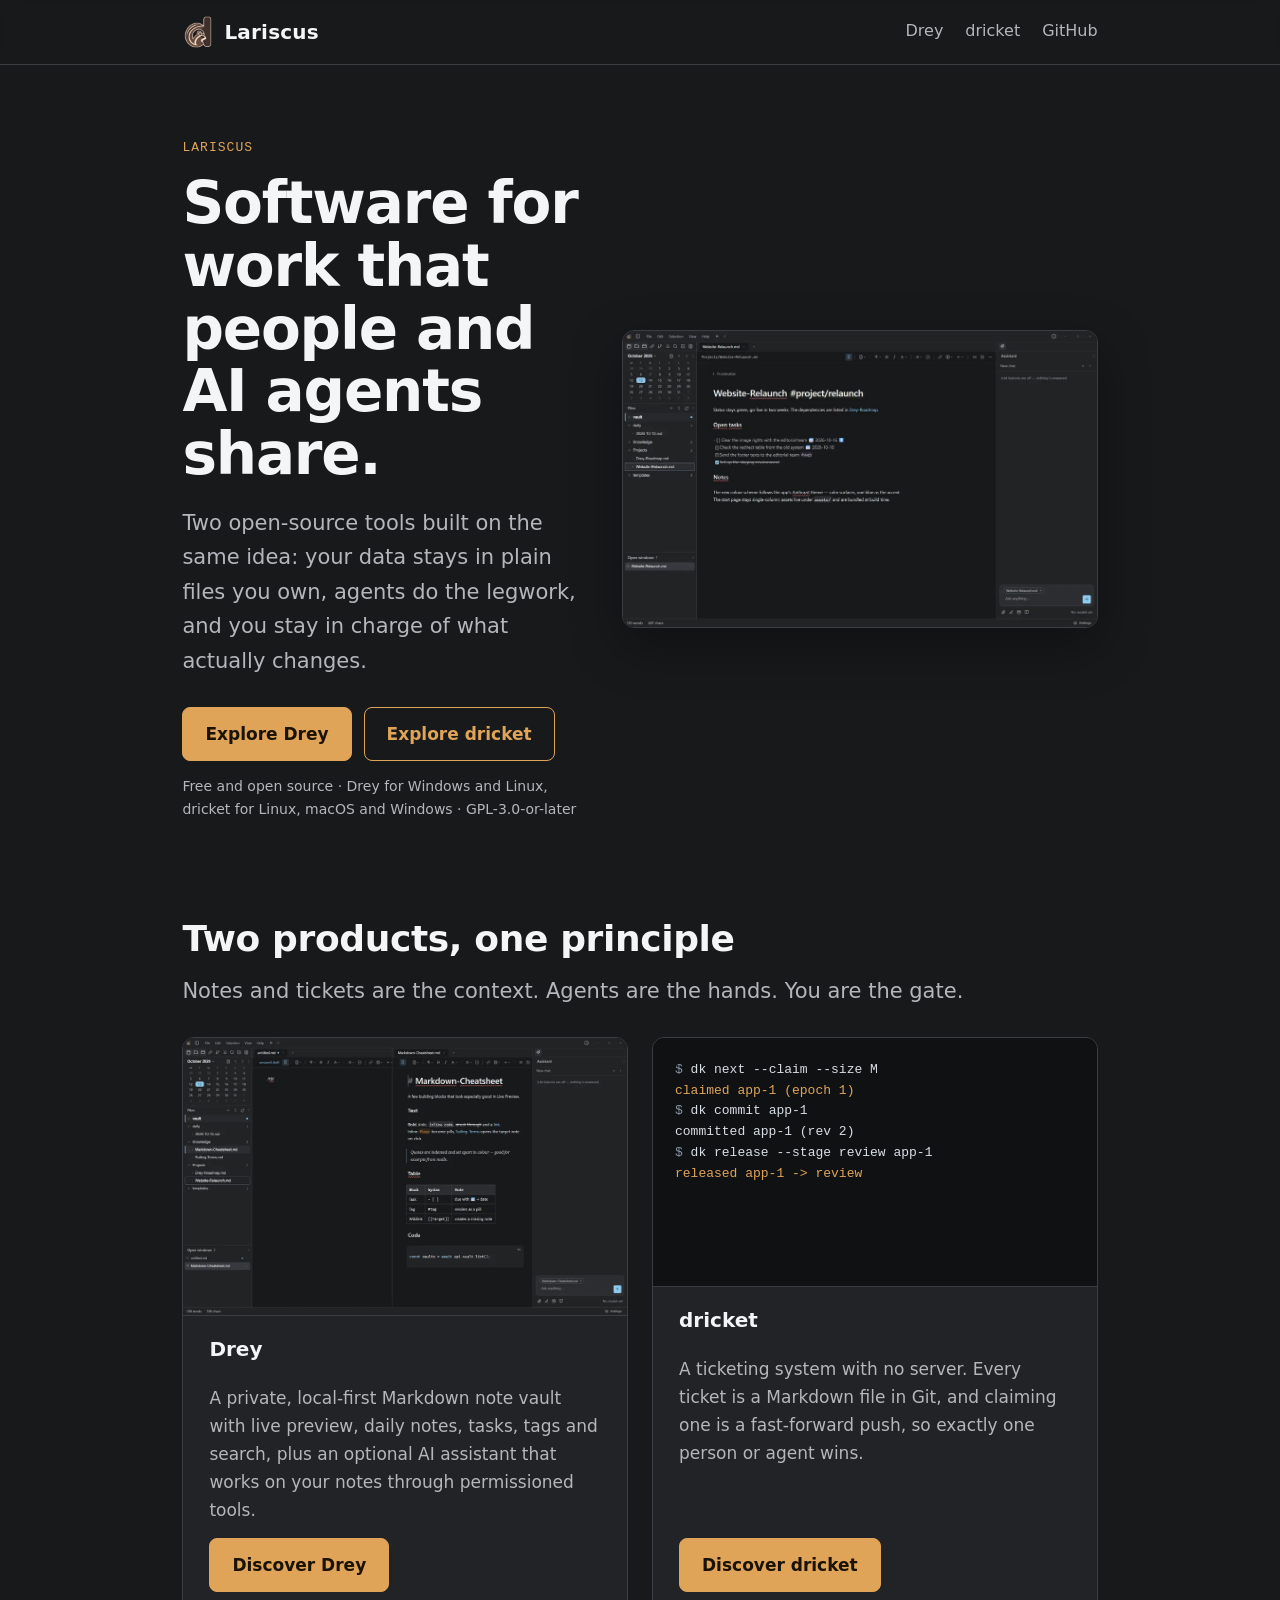
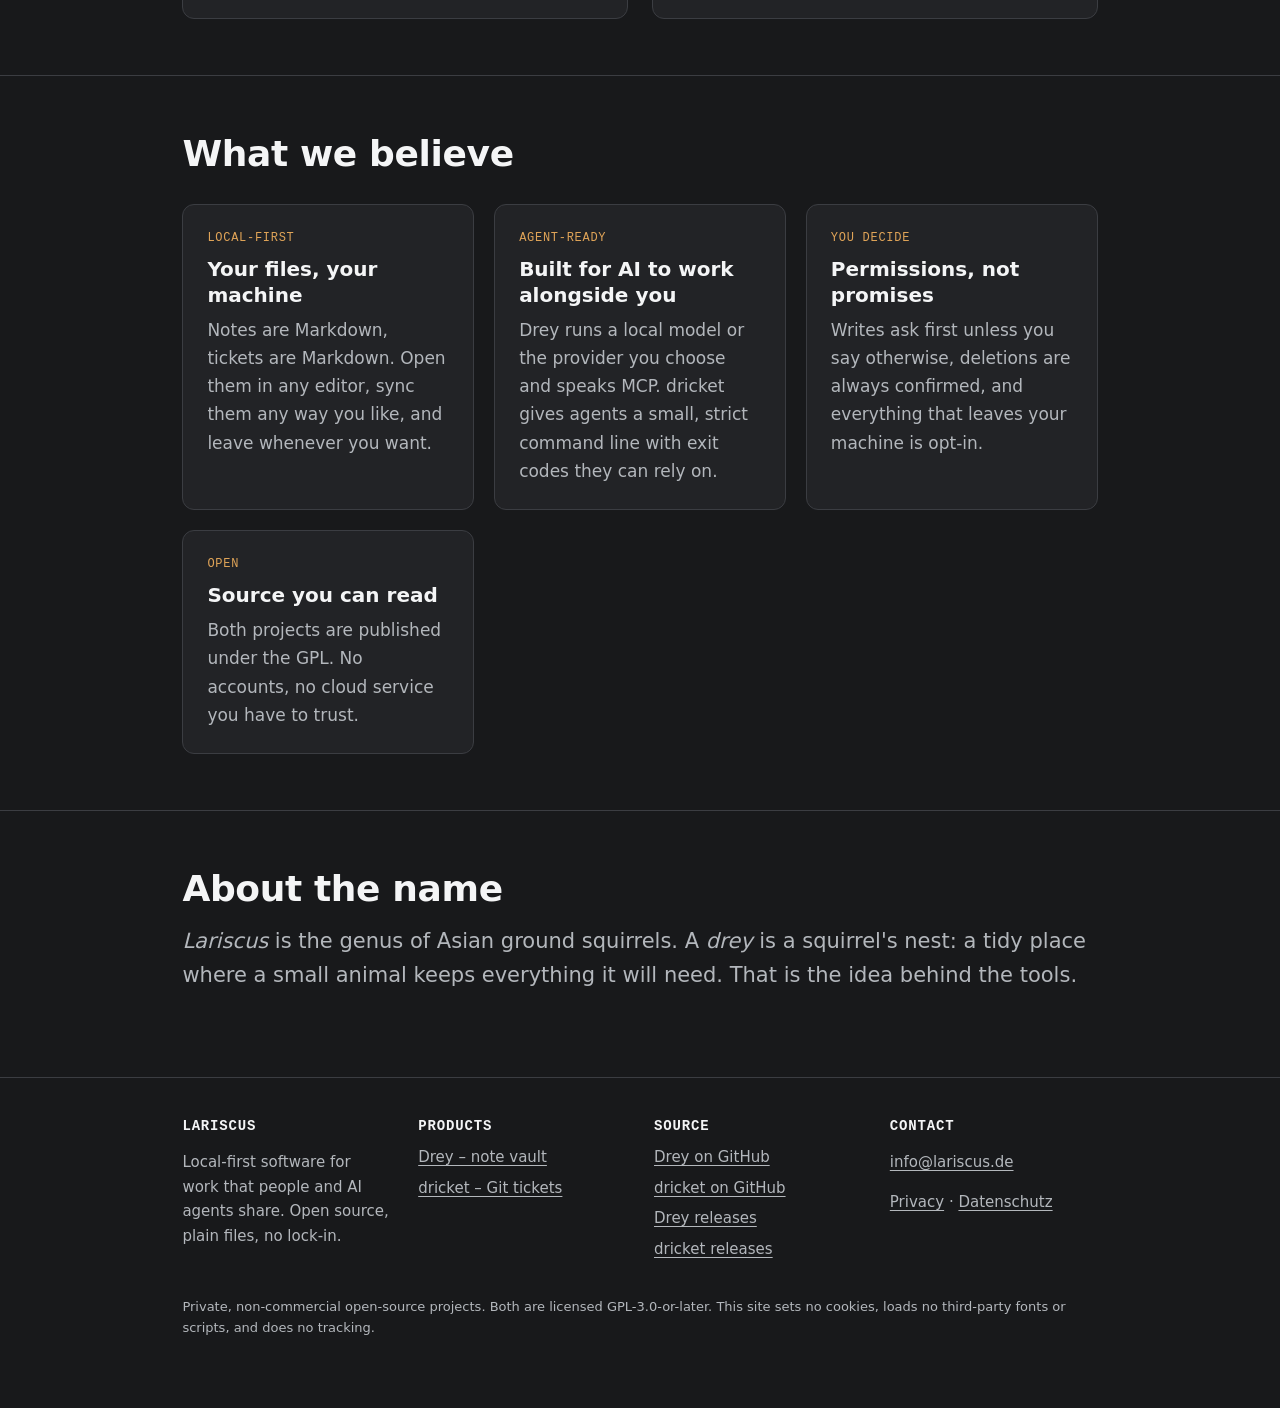
<file: index.html>
<!doctype html>
<html lang="en">
<head>
<meta charset="utf-8">
<meta name="viewport" content="width=device-width, initial-scale=1">
<title>Lariscus – Drey note vault and dricket Git tickets</title>
<meta name="description" content="Lariscus builds open-source, local-first tools for people who work with AI agents: Drey, a private Markdown note vault, and dricket, serverless Git tickets.">
<meta name="robots" content="index,follow, max-image-preview:large">
<meta name="author" content="Lariscus">
<meta name="theme-color" content="#18191b">
<link rel="canonical" href="https://lariscus.de/">

<link rel="icon" href="/assets/favicon.ico" sizes="48x48">
<link rel="icon" type="image/png" sizes="32x32" href="/assets/favicon-32.png">
<link rel="apple-touch-icon" href="/assets/apple-touch-icon.png">
<meta property="og:type" content="website">
<meta property="og:site_name" content="Lariscus">
<meta property="og:title" content="Lariscus – Drey note vault and dricket Git tickets">
<meta property="og:description" content="Lariscus builds open-source, local-first tools for people who work with AI agents: Drey, a private Markdown note vault, and dricket, serverless Git tickets.">
<meta property="og:url" content="https://lariscus.de/">
<meta property="og:image" content="https://lariscus.de/assets/og-lariscus.png">
<meta property="og:image:width" content="1200">
<meta property="og:image:height" content="630">
<meta name="twitter:card" content="summary_large_image">
<meta name="twitter:title" content="Lariscus – Drey note vault and dricket Git tickets">
<meta name="twitter:description" content="Lariscus builds open-source, local-first tools for people who work with AI agents: Drey, a private Markdown note vault, and dricket, serverless Git tickets.">
<meta name="twitter:image" content="https://lariscus.de/assets/og-lariscus.png">
<link rel="preload" as="style" href="/assets/site.css?v=3">
<link rel="stylesheet" href="/assets/site.css?v=3">
<script type="application/ld+json">{"@context": "https://schema.org", "@type": "Organization", "name": "Lariscus", "url": "https://lariscus.de/", "logo": "https://lariscus.de/assets/drey-icon-512.png", "sameAs": ["https://github.com/lariscus"]}</script>
<script type="application/ld+json">{"@context": "https://schema.org", "@type": "WebSite", "name": "Lariscus", "url": "https://lariscus.de/", "inLanguage": "en"}</script>
</head>
<body class="home">
<a class="skip" href="#main">Skip to content</a>
<header class="site"><div class="wrap">
<a class="brand" href="/"><img src="/assets/icon-192.png" width="32" height="32" alt="">Lariscus</a>
<nav class="main" aria-label="Main">
<a href="/drey/">Drey</a>
<a href="/dricket/">dricket</a>
<a href="https://github.com/lariscus">GitHub</a>
</nav></div></header>
<main id="main">

<div class="wrap hero"><div class="grid two">
<div>
<p class="eyebrow">Lariscus</p>
<h1>Software for work that people and AI agents share.</h1>
<p class="lead">Two open-source tools built on the same idea: your data stays in plain files you own, agents do the legwork, and you stay in charge of what actually changes.</p>
<div class="cta"><a class="btn primary" href="/drey/">Explore Drey</a><a class="btn" href="/dricket/">Explore dricket</a></div>
<p class="note">Free and open source · Drey for Windows and Linux, dricket for Linux, macOS and Windows · GPL-3.0-or-later</p>
</div>
<figure><div class="shot"><img src="/assets/drey-overview-1000.webp" srcset="/assets/drey-overview-1000.webp 1000w, /assets/drey-overview-1800.webp 1800w" sizes="(min-width: 900px) 50vw, 100vw" width="1800" height="1125" alt="Drey showing a note with tasks, the calendar, the file tree and the AI assistant" fetchpriority="high"></div></figure>
</div></div>

<section><div class="wrap">
<h2>Two products, one principle</h2>
<p class="lead">Notes and tickets are the context. Agents are the hands. You are the gate.</p>
<div class="product">
<article class="card">
<div class="thumb"><img src="/assets/drey-editor-1000.webp" srcset="/assets/drey-editor-1000.webp 1000w, /assets/drey-editor-1800.webp 1800w" sizes="(min-width: 700px) 40vw, 100vw" width="1000" height="625" alt="Drey editor with live Markdown preview in two panes" loading="lazy" decoding="async"></div>
<div class="body"><h3>Drey</h3>
<p>A private, local-first Markdown note vault with live preview, daily notes, tasks, tags and search, plus an optional AI assistant that works on your notes through permissioned tools.</p>
<a class="btn primary" href="/drey/">Discover Drey</a></div>
</article>
<article class="card">
<div class="thumb term"><pre class="term" aria-hidden="true"><span class="p">$</span> dk next --claim --size M
<span class="ok">claimed app-1 (epoch 1)</span>
<span class="p">$</span> dk commit app-1
committed app-1 (rev 2)
<span class="p">$</span> dk release --stage review app-1
<span class="ok">released app-1 -&gt; review</span></pre></div>
<div class="body"><h3>dricket</h3>
<p>A ticketing system with no server. Every ticket is a Markdown file in Git, and claiming one is a fast-forward push, so exactly one person or agent wins.</p>
<a class="btn primary" href="/dricket/">Discover dricket</a></div>
</article>
</div></div></section>

<section><div class="wrap">
<h2>What we believe</h2>
<div class="cards">
<div class="card"><span class="tag">Local-first</span><h3>Your files, your machine</h3><p>Notes are Markdown, tickets are Markdown. Open them in any editor, sync them any way you like, and leave whenever you want.</p></div>
<div class="card"><span class="tag">Agent-ready</span><h3>Built for AI to work alongside you</h3><p>Drey runs a local model or the provider you choose and speaks MCP. dricket gives agents a small, strict command line with exit codes they can rely on.</p></div>
<div class="card"><span class="tag">You decide</span><h3>Permissions, not promises</h3><p>Writes ask first unless you say otherwise, deletions are always confirmed, and everything that leaves your machine is opt-in.</p></div>
<div class="card"><span class="tag">Open</span><h3>Source you can read</h3><p>Both projects are published under the GPL. No accounts, no cloud service you have to trust.</p></div>
</div></div></section>

<section><div class="wrap">
<h2>About the name</h2>
<p class="lead" style="max-width:70ch"><em>Lariscus</em> is the genus of Asian ground squirrels. A <em>drey</em> is a squirrel's nest: a tidy place where a small animal keeps everything it will need. That is the idea behind the tools.</p>
</div></section>

</main>
<footer class="site"><div class="wrap">
<div class="cols">
<div><h2>Lariscus</h2><p>Local-first software for work that people and AI agents share. Open source, plain files, no lock-in.</p></div>
<div><h2>Products</h2><ul><li><a href="/drey/">Drey – note vault</a></li><li><a href="/dricket/">dricket – Git tickets</a></li></ul></div>
<div><h2>Source</h2><ul><li><a href="https://github.com/lariscus/Drey">Drey on GitHub</a></li><li><a href="https://github.com/lariscus/dricket">dricket on GitHub</a></li><li><a href="https://github.com/lariscus/Drey/releases">Drey releases</a></li><li><a href="https://github.com/lariscus/dricket/releases">dricket releases</a></li></ul></div>
<div><h2>Contact</h2><p><a class="mail" data-u="info" data-d="lariscus.de" href="#">info [at] lariscus [dot] de</a></p><p><a href="/privacy/">Privacy</a> · <a href="/datenschutz/">Datenschutz</a></p></div>
</div>
<p class="legal">Private, non-commercial open-source projects. Both are licensed GPL-3.0-or-later. This site sets no cookies, loads no third-party fonts or scripts, and does no tracking.</p>
</div></footer>
<script>document.querySelectorAll("a.mail").forEach(function(a){var m=a.dataset.u+"@"+a.dataset.d;a.href="mailto:"+m;a.textContent=m;});</script>
</body>
</html>
</file>
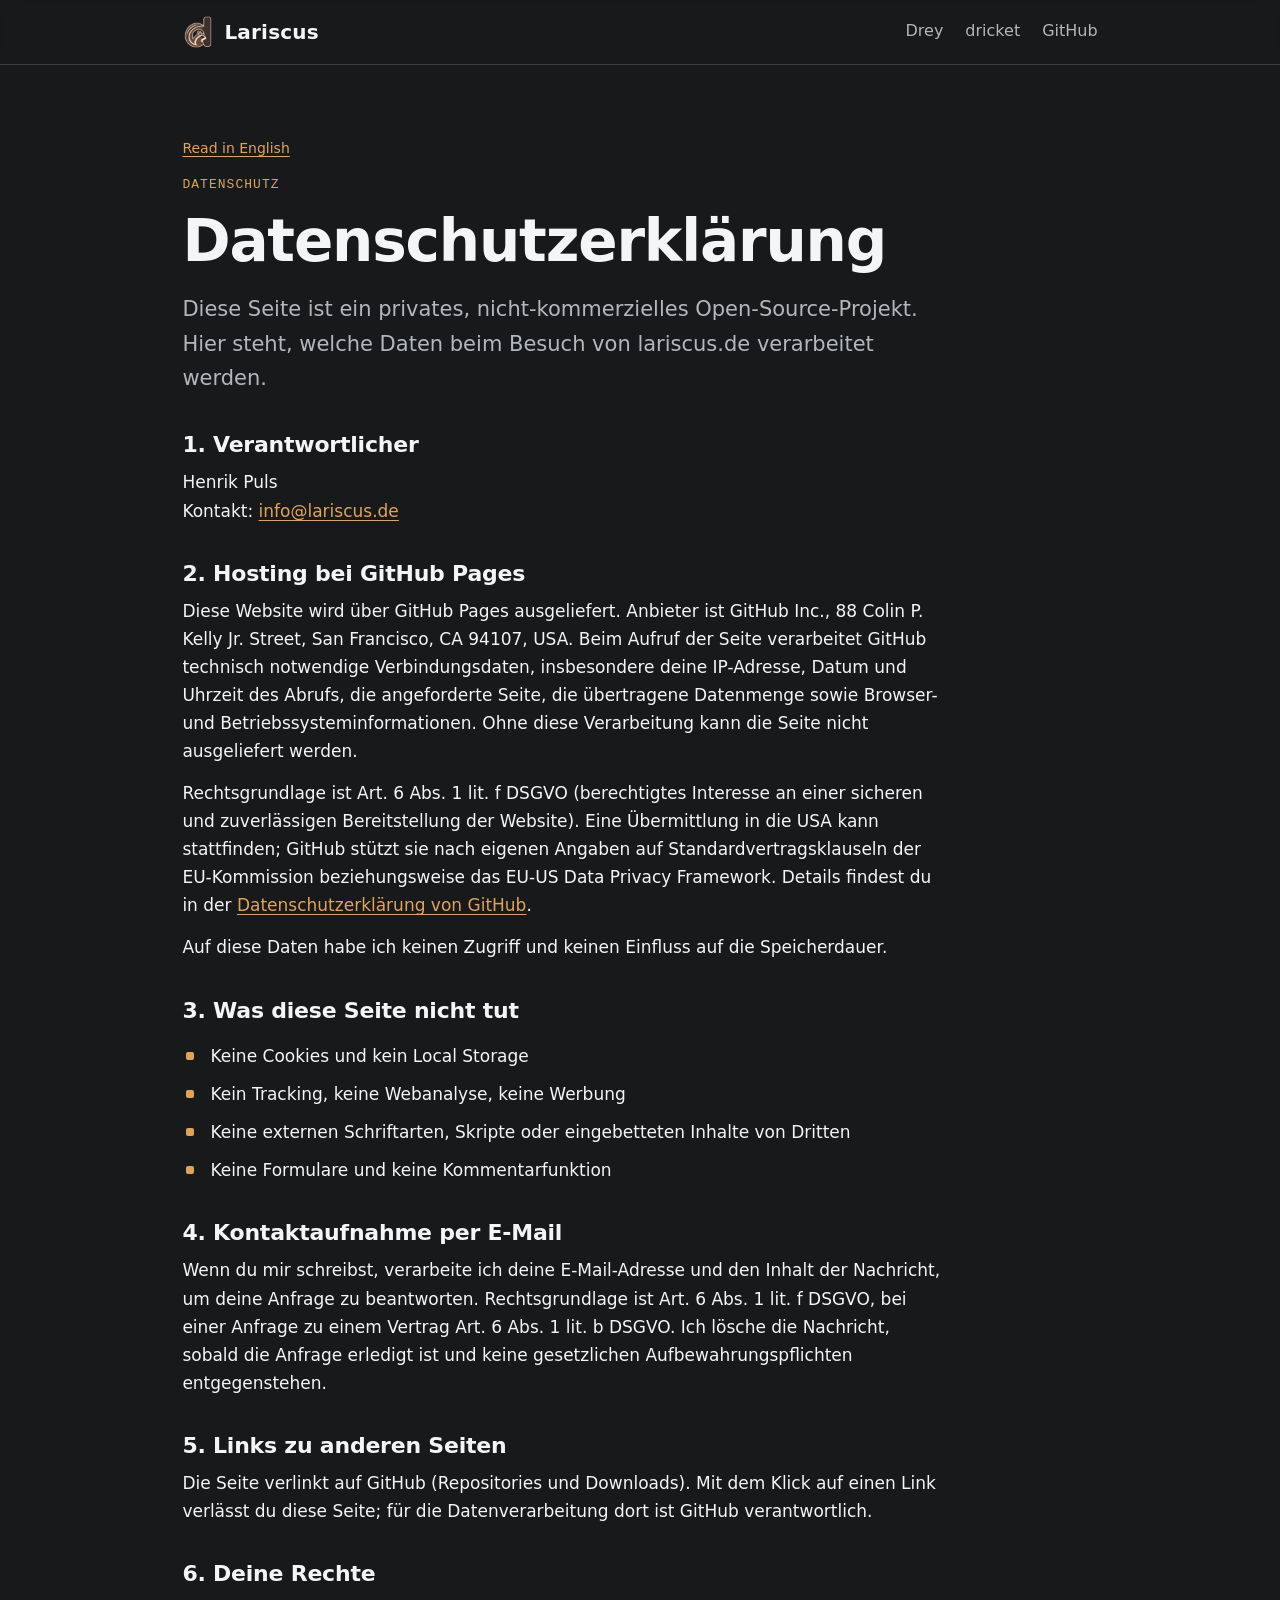
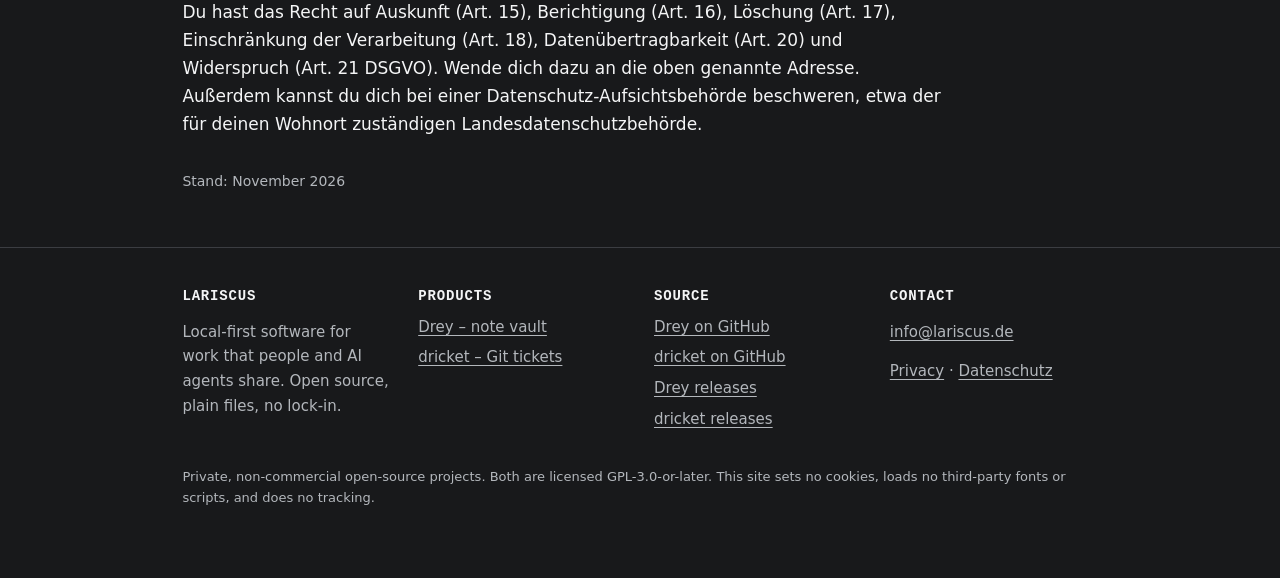
<file: datenschutz/index.html>
<!doctype html>
<html lang="de">
<head>
<meta charset="utf-8">
<meta name="viewport" content="width=device-width, initial-scale=1">
<title>Datenschutzerklärung – Lariscus</title>
<meta name="description" content="Datenschutzerklärung für lariscus.de: Hosting bei GitHub Pages, keine Cookies, kein Tracking.">
<meta name="robots" content="noindex,follow, max-image-preview:large">
<meta name="author" content="Lariscus">
<meta name="theme-color" content="#18191b">
<link rel="canonical" href="https://lariscus.de/datenschutz/">
<link rel="alternate" hreflang="de" href="https://lariscus.de/datenschutz/">
<link rel="alternate" hreflang="en" href="https://lariscus.de/privacy/">
<link rel="icon" href="/assets/favicon.ico" sizes="48x48">
<link rel="icon" type="image/png" sizes="32x32" href="/assets/favicon-32.png">
<link rel="apple-touch-icon" href="/assets/apple-touch-icon.png">
<meta property="og:type" content="website">
<meta property="og:site_name" content="Lariscus">
<meta property="og:title" content="Datenschutzerklärung – Lariscus">
<meta property="og:description" content="Datenschutzerklärung für lariscus.de: Hosting bei GitHub Pages, keine Cookies, kein Tracking.">
<meta property="og:url" content="https://lariscus.de/datenschutz/">
<meta property="og:image" content="https://lariscus.de/assets/og-lariscus.png">
<meta property="og:image:width" content="1200">
<meta property="og:image:height" content="630">
<meta name="twitter:card" content="summary_large_image">
<meta name="twitter:title" content="Datenschutzerklärung – Lariscus">
<meta name="twitter:description" content="Datenschutzerklärung für lariscus.de: Hosting bei GitHub Pages, keine Cookies, kein Tracking.">
<meta name="twitter:image" content="https://lariscus.de/assets/og-lariscus.png">
<link rel="preload" as="style" href="/assets/site.css?v=3">
<link rel="stylesheet" href="/assets/site.css?v=3">
</head>
<body class="">
<a class="skip" href="#main">Skip to content</a>
<header class="site"><div class="wrap">
<a class="brand" href="/"><img src="/assets/icon-192.png" width="32" height="32" alt="">Lariscus</a>
<nav class="main" aria-label="Main">
<a href="/drey/">Drey</a>
<a href="/dricket/">dricket</a>
<a href="https://github.com/lariscus">GitHub</a>
</nav></div></header>
<main id="main">

<div class="wrap hero"><div class="legalpage">
<p class="note"><a href="/privacy/" hreflang="en" lang="en">Read in English</a></p>
<p class="eyebrow">Datenschutz</p>
<h1>Datenschutzerklärung</h1>
<p class="lead">Diese Seite ist ein privates, nicht-kommerzielles Open-Source-Projekt. Hier steht, welche Daten beim Besuch von lariscus.de verarbeitet werden.</p>

<h2>1. Verantwortlicher</h2>
<p>Henrik Puls<br>Kontakt: <a class="mail" data-u="info" data-d="lariscus.de" href="#">info [at] lariscus [dot] de</a></p>

<h2>2. Hosting bei GitHub Pages</h2>
<p>Diese Website wird über GitHub Pages ausgeliefert. Anbieter ist GitHub Inc., 88 Colin P. Kelly Jr. Street, San Francisco, CA 94107, USA. Beim Aufruf der Seite verarbeitet GitHub technisch notwendige Verbindungsdaten, insbesondere deine IP-Adresse, Datum und Uhrzeit des Abrufs, die angeforderte Seite, die übertragene Datenmenge sowie Browser- und Betriebssysteminformationen. Ohne diese Verarbeitung kann die Seite nicht ausgeliefert werden.</p>
<p>Rechtsgrundlage ist Art. 6 Abs. 1 lit. f DSGVO (berechtigtes Interesse an einer sicheren und zuverlässigen Bereitstellung der Website). Eine Übermittlung in die USA kann stattfinden; GitHub stützt sie nach eigenen Angaben auf Standardvertragsklauseln der EU-Kommission beziehungsweise das EU-US Data Privacy Framework. Details findest du in der <a href="https://docs.github.com/de/site-policy/privacy-policies/github-general-privacy-statement">Datenschutzerklärung von GitHub</a>.</p>
<p>Auf diese Daten habe ich keinen Zugriff und keinen Einfluss auf die Speicherdauer.</p>

<h2>3. Was diese Seite nicht tut</h2>
<ul class="ticks">
<li>Keine Cookies und kein Local Storage</li>
<li>Kein Tracking, keine Webanalyse, keine Werbung</li>
<li>Keine externen Schriftarten, Skripte oder eingebetteten Inhalte von Dritten</li>
<li>Keine Formulare und keine Kommentarfunktion</li>
</ul>

<h2>4. Kontaktaufnahme per E-Mail</h2>
<p>Wenn du mir schreibst, verarbeite ich deine E-Mail-Adresse und den Inhalt der Nachricht, um deine Anfrage zu beantworten. Rechtsgrundlage ist Art. 6 Abs. 1 lit. f DSGVO, bei einer Anfrage zu einem Vertrag Art. 6 Abs. 1 lit. b DSGVO. Ich lösche die Nachricht, sobald die Anfrage erledigt ist und keine gesetzlichen Aufbewahrungspflichten entgegenstehen.</p>

<h2>5. Links zu anderen Seiten</h2>
<p>Die Seite verlinkt auf GitHub (Repositories und Downloads). Mit dem Klick auf einen Link verlässt du diese Seite; für die Datenverarbeitung dort ist GitHub verantwortlich.</p>

<h2>6. Deine Rechte</h2>
<p>Du hast das Recht auf Auskunft (Art. 15), Berichtigung (Art. 16), Löschung (Art. 17), Einschränkung der Verarbeitung (Art. 18), Datenübertragbarkeit (Art. 20) und Widerspruch (Art. 21 DSGVO). Wende dich dazu an die oben genannte Adresse. Außerdem kannst du dich bei einer Datenschutz-Aufsichtsbehörde beschweren, etwa der für deinen Wohnort zuständigen Landesdatenschutzbehörde.</p>

<p class="note" style="margin-top:32px">Stand: November 2026</p>
</div></div>

</main>
<footer class="site"><div class="wrap">
<div class="cols">
<div><h2>Lariscus</h2><p>Local-first software for work that people and AI agents share. Open source, plain files, no lock-in.</p></div>
<div><h2>Products</h2><ul><li><a href="/drey/">Drey – note vault</a></li><li><a href="/dricket/">dricket – Git tickets</a></li></ul></div>
<div><h2>Source</h2><ul><li><a href="https://github.com/lariscus/Drey">Drey on GitHub</a></li><li><a href="https://github.com/lariscus/dricket">dricket on GitHub</a></li><li><a href="https://github.com/lariscus/Drey/releases">Drey releases</a></li><li><a href="https://github.com/lariscus/dricket/releases">dricket releases</a></li></ul></div>
<div><h2>Contact</h2><p><a class="mail" data-u="info" data-d="lariscus.de" href="#">info [at] lariscus [dot] de</a></p><p><a href="/privacy/">Privacy</a> · <a href="/datenschutz/">Datenschutz</a></p></div>
</div>
<p class="legal">Private, non-commercial open-source projects. Both are licensed GPL-3.0-or-later. This site sets no cookies, loads no third-party fonts or scripts, and does no tracking.</p>
</div></footer>
<script>document.querySelectorAll("a.mail").forEach(function(a){var m=a.dataset.u+"@"+a.dataset.d;a.href="mailto:"+m;a.textContent=m;});</script>
</body>
</html>
</file>
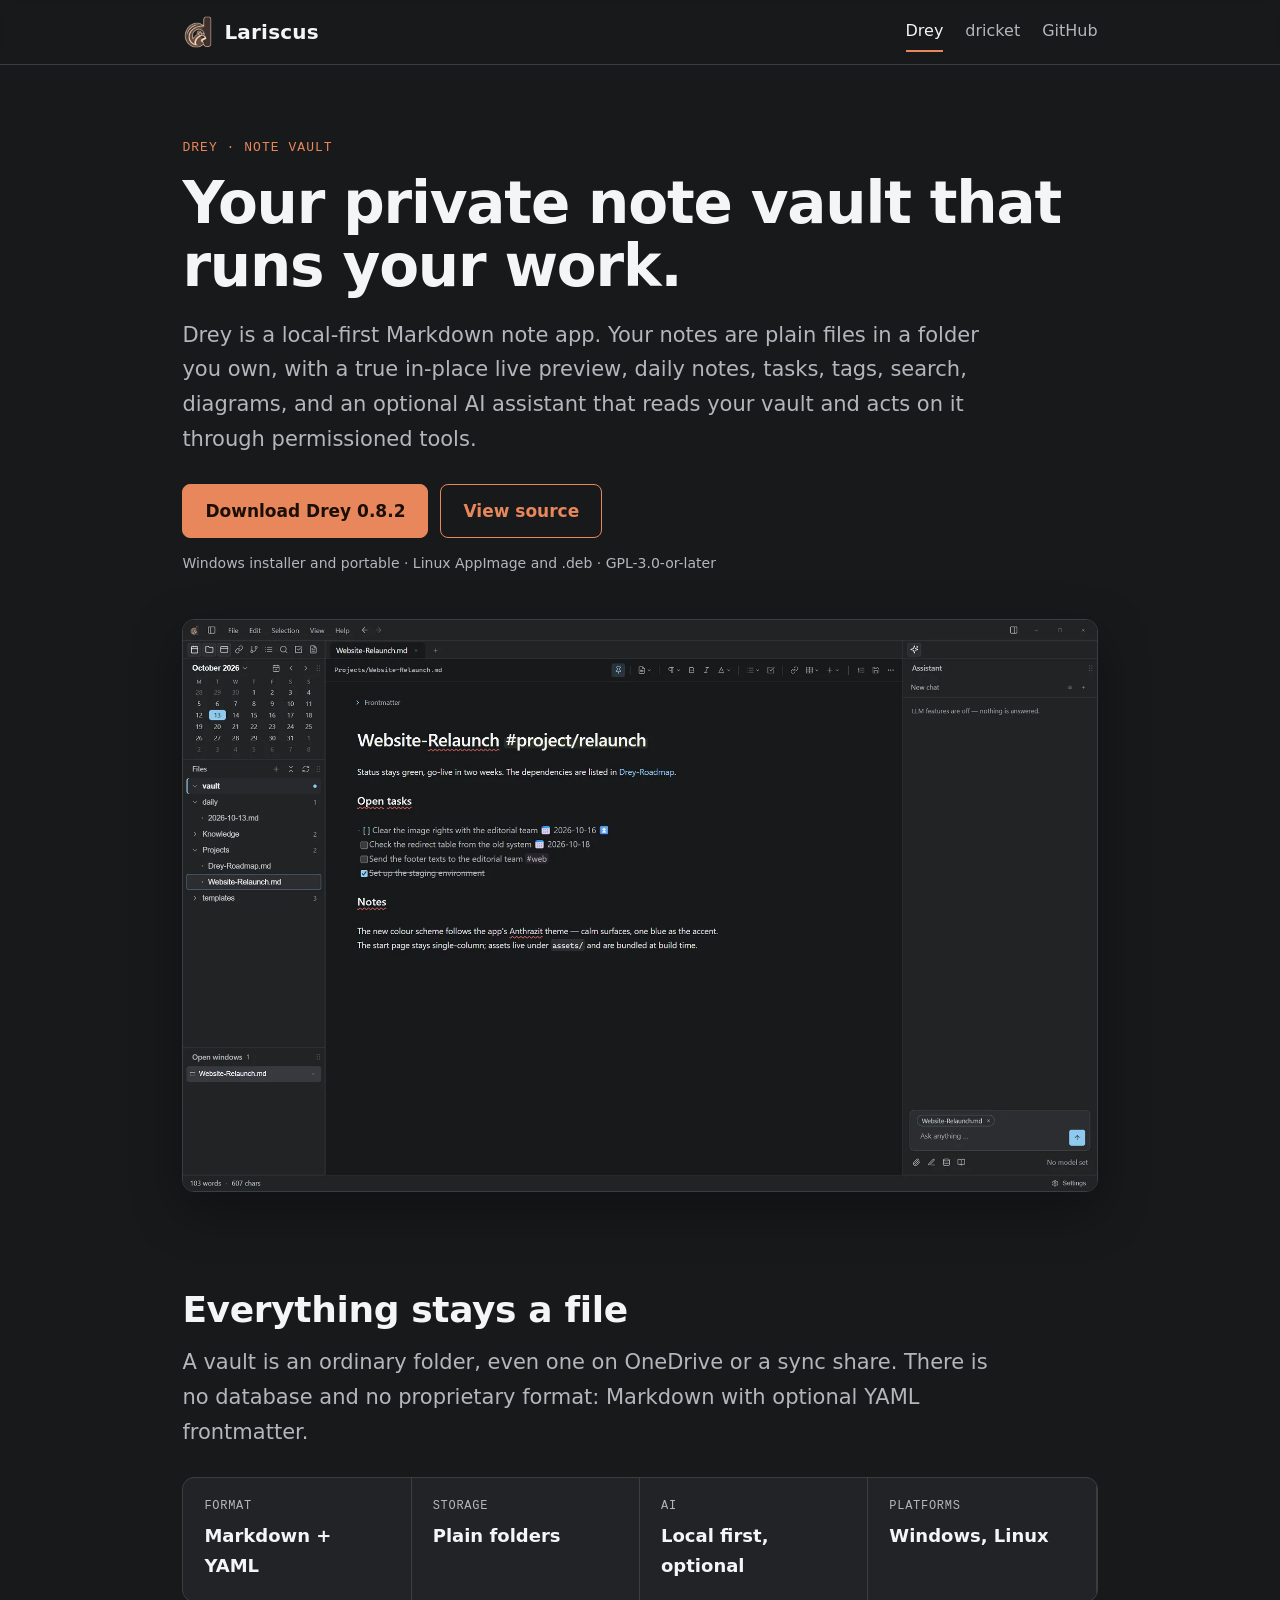
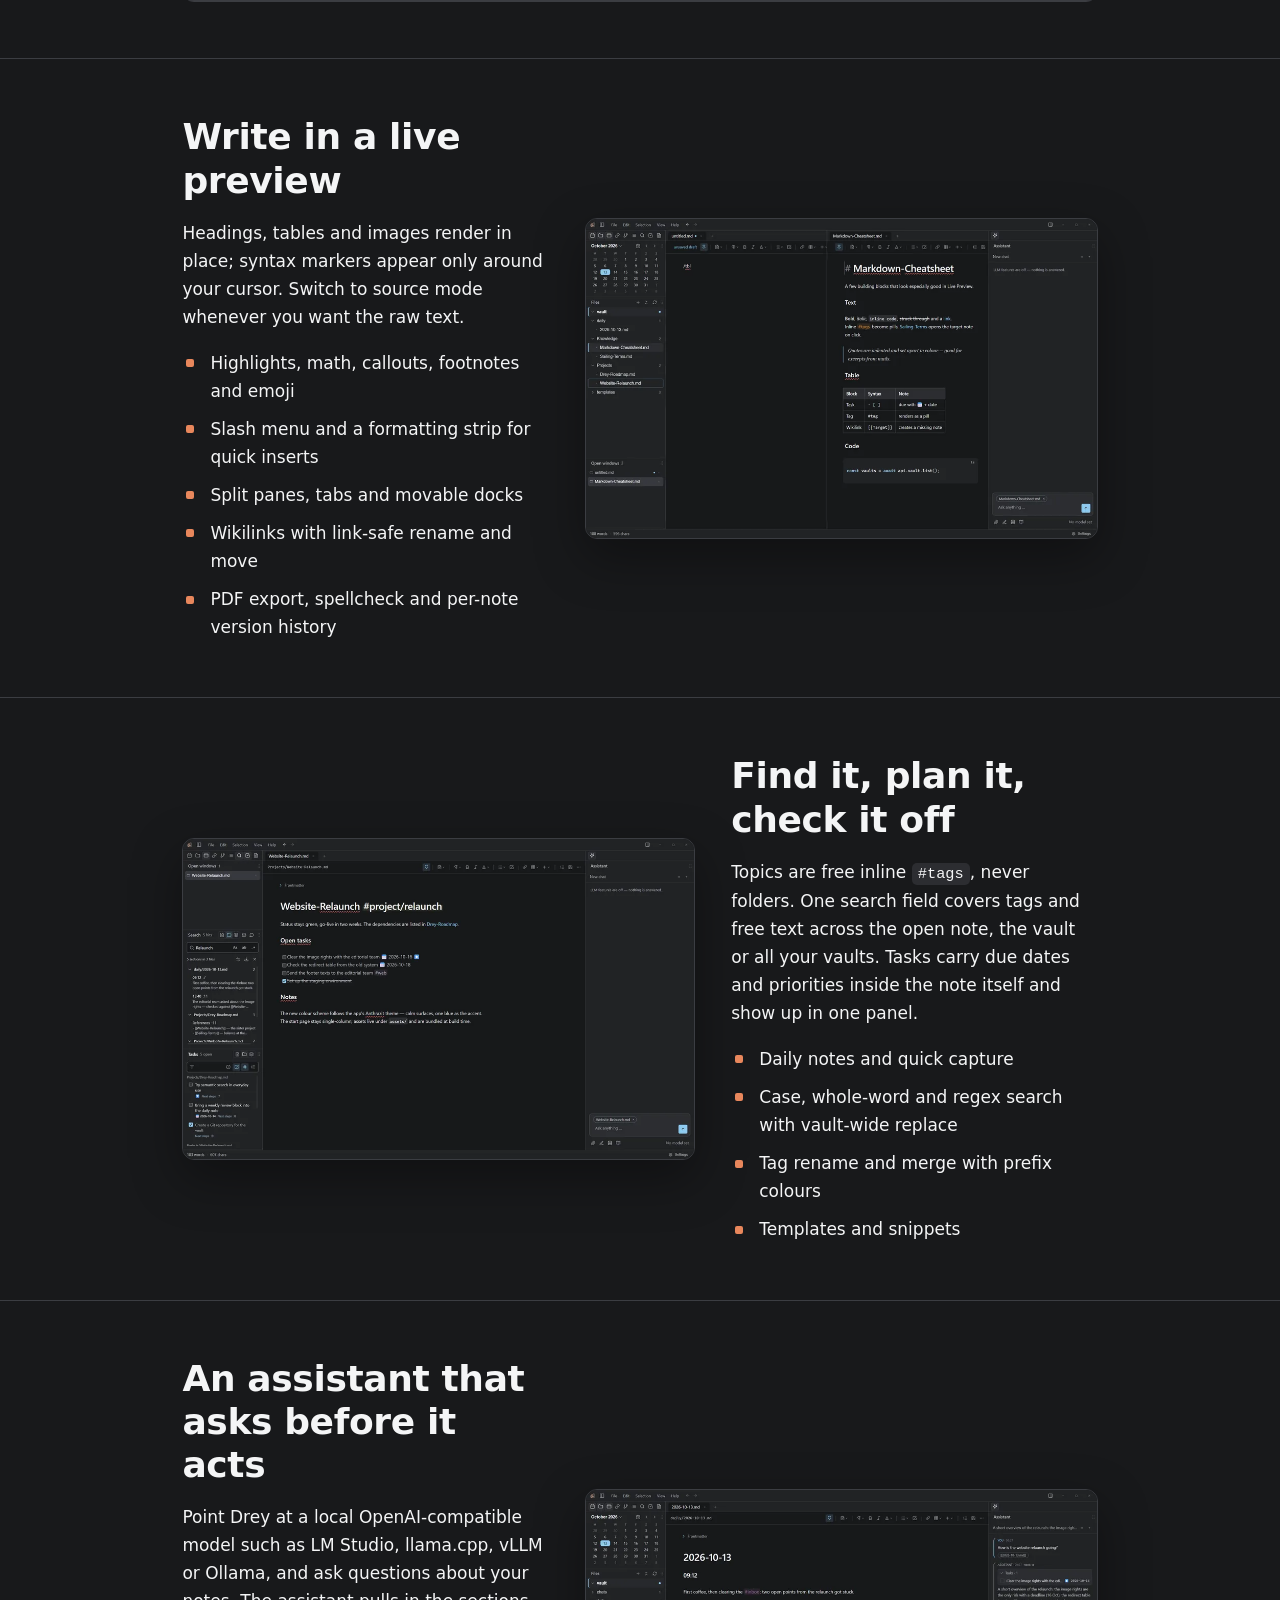
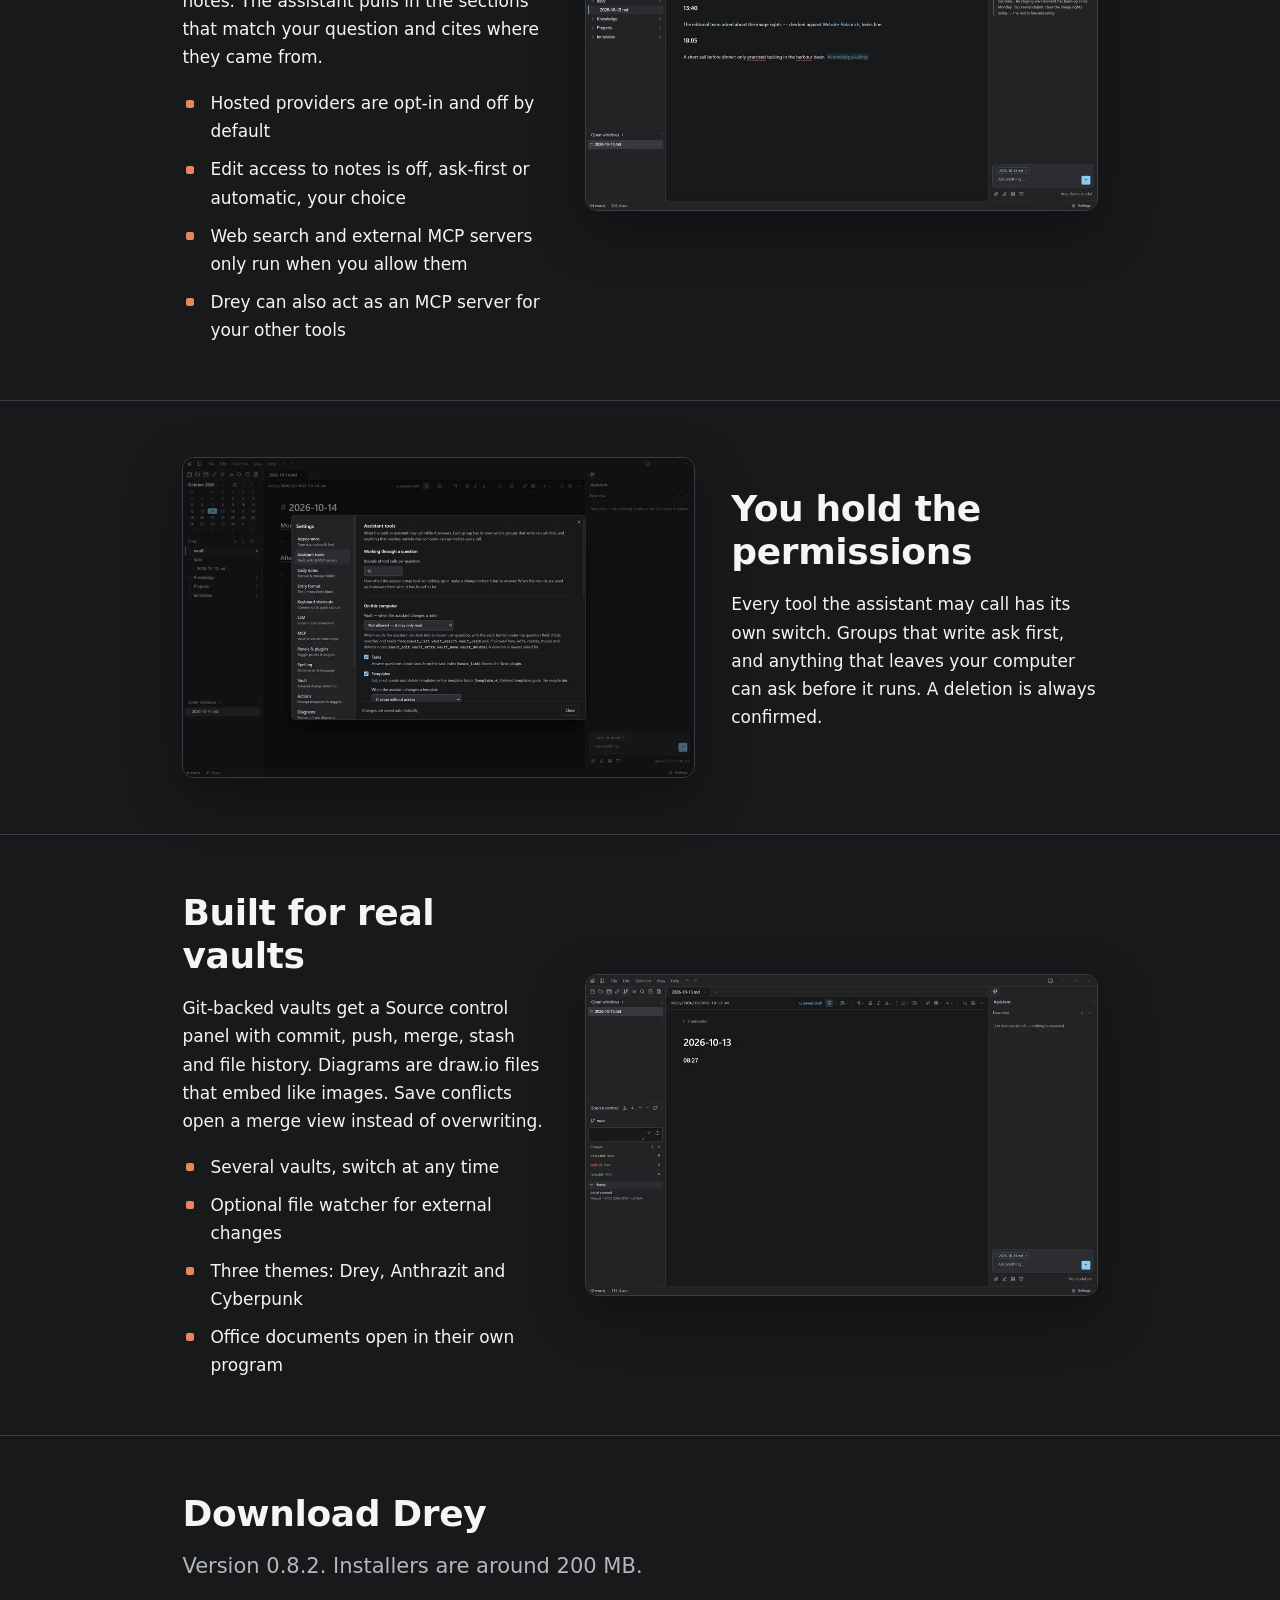
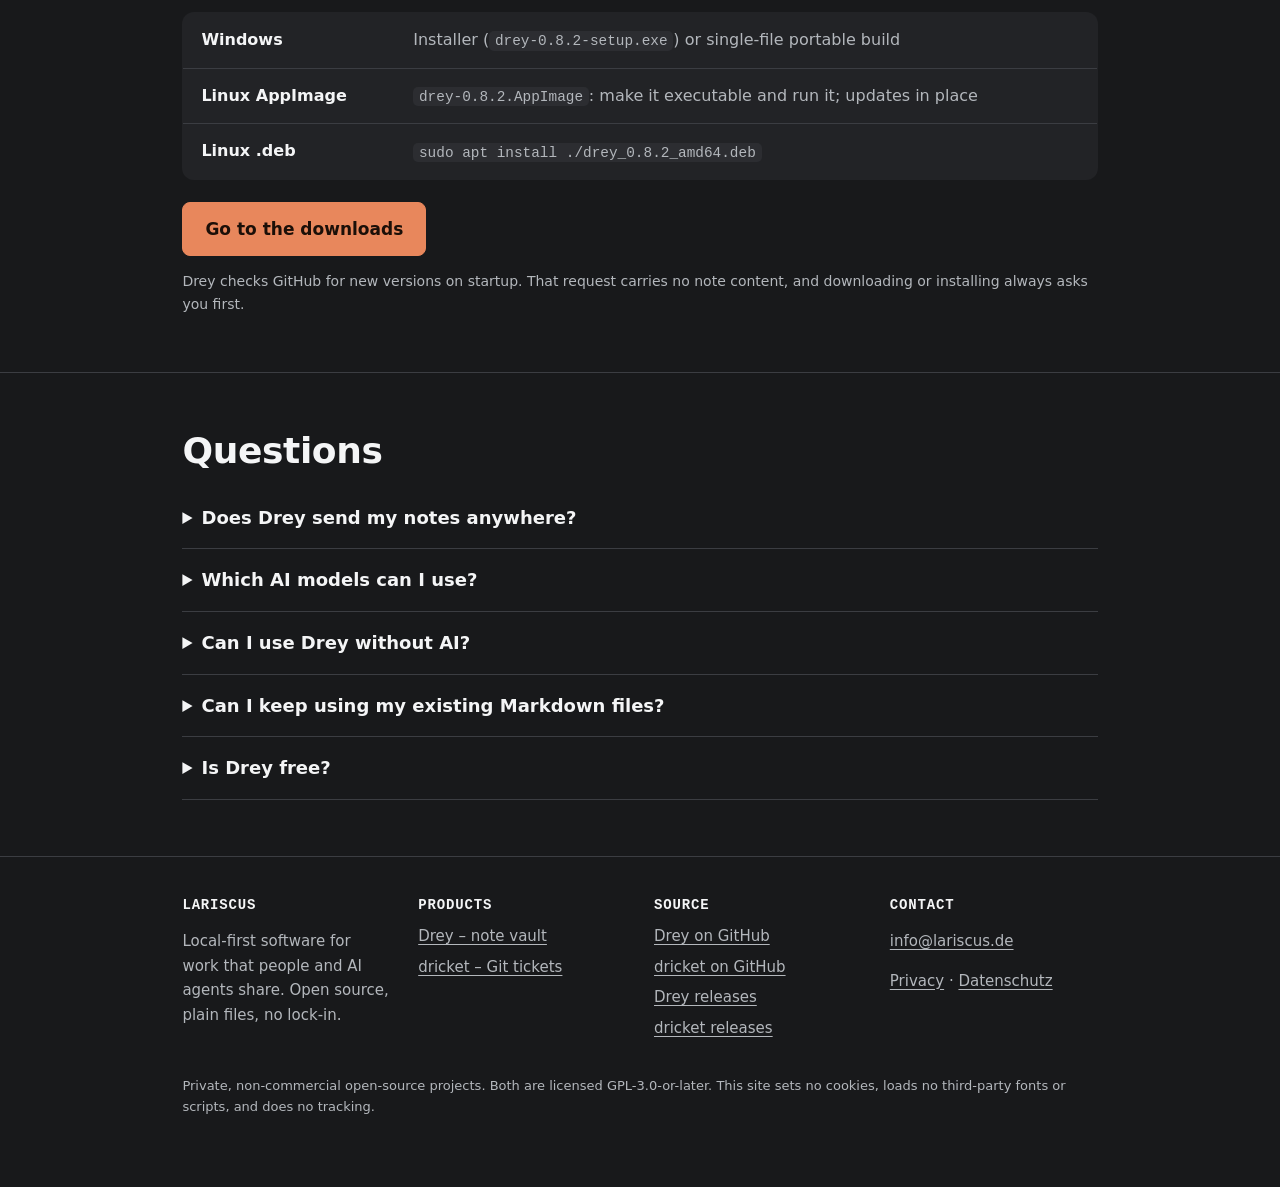
<file: drey/index.html>
<!doctype html>
<html lang="en">
<head>
<meta charset="utf-8">
<meta name="viewport" content="width=device-width, initial-scale=1">
<title>Drey – private local-first Markdown note vault</title>
<meta name="description" content="Drey is a free, open-source Markdown note app with live preview, tasks, tags, search and an optional AI assistant with permissions. Plain files, Windows and Linux.">
<meta name="robots" content="index,follow, max-image-preview:large">
<meta name="author" content="Lariscus">
<meta name="theme-color" content="#18191b">
<link rel="canonical" href="https://lariscus.de/drey/">

<link rel="icon" href="/assets/favicon.ico" sizes="48x48">
<link rel="icon" type="image/png" sizes="32x32" href="/assets/favicon-32.png">
<link rel="apple-touch-icon" href="/assets/apple-touch-icon.png">
<meta property="og:type" content="website">
<meta property="og:site_name" content="Lariscus">
<meta property="og:title" content="Drey – private local-first Markdown note vault">
<meta property="og:description" content="Drey is a free, open-source Markdown note app with live preview, tasks, tags, search and an optional AI assistant with permissions. Plain files, Windows and Linux.">
<meta property="og:url" content="https://lariscus.de/drey/">
<meta property="og:image" content="https://lariscus.de/assets/og-drey.png">
<meta property="og:image:width" content="1200">
<meta property="og:image:height" content="630">
<meta name="twitter:card" content="summary_large_image">
<meta name="twitter:title" content="Drey – private local-first Markdown note vault">
<meta name="twitter:description" content="Drey is a free, open-source Markdown note app with live preview, tasks, tags, search and an optional AI assistant with permissions. Plain files, Windows and Linux.">
<meta name="twitter:image" content="https://lariscus.de/assets/og-drey.png">
<link rel="preload" as="style" href="/assets/site.css?v=3">
<link rel="stylesheet" href="/assets/site.css?v=3">
<script type="application/ld+json">{"@context": "https://schema.org", "@type": "SoftwareApplication", "name": "Drey", "applicationCategory": "ProductivityApplication", "operatingSystem": "Windows, Linux", "softwareVersion": "0.8.2", "description": "Local-first Markdown note vault with live preview, tasks, tags, search and an optional permissioned AI assistant.", "url": "https://lariscus.de/drey/", "image": "https://lariscus.de/assets/og-drey.png", "downloadUrl": "https://github.com/lariscus/Drey/releases/latest", "license": "https://www.gnu.org/licenses/gpl-3.0.html", "offers": {"@type": "Offer", "price": "0", "priceCurrency": "EUR"}, "publisher": {"@type": "Organization", "name": "Lariscus", "url": "https://lariscus.de/"}}</script>
<script type="application/ld+json">{"@context": "https://schema.org", "@type": "FAQPage", "mainEntity": [{"@type": "Question", "name": "Does Drey send my notes anywhere?", "acceptedAnswer": {"@type": "Answer", "text": "No. Notes stay in your vault folder. Only if you switch on a hosted AI provider, or allow web search or an external MCP server, does the content of a question leave your computer."}}, {"@type": "Question", "name": "Which AI models can I use?", "acceptedAnswer": {"@type": "Answer", "text": "Any local server that speaks the OpenAI-compatible API, such as LM Studio, llama.cpp, vLLM or Ollama. OpenRouter, the Anthropic API, Z.ai and the Claude Code CLI are available as opt-in providers."}}, {"@type": "Question", "name": "Can I use Drey without AI?", "acceptedAnswer": {"@type": "Answer", "text": "Yes. The assistant is optional; the editor, tasks, tags, search, templates and Git features work on their own."}}, {"@type": "Question", "name": "Can I keep using my existing Markdown files?", "acceptedAnswer": {"@type": "Answer", "text": "Yes. Point Drey at any folder of Markdown notes. It never adds frontmatter to a note on its own, and it never moves your folders around."}}, {"@type": "Question", "name": "Is Drey free?", "acceptedAnswer": {"@type": "Answer", "text": "Yes. Drey is open source under the GNU GPL v3."}}]}</script>
<script type="application/ld+json">{"@context": "https://schema.org", "@type": "BreadcrumbList", "itemListElement": [{"@type": "ListItem", "position": 1, "name": "Lariscus", "item": "https://lariscus.de/"}, {"@type": "ListItem", "position": 2, "name": "Drey", "item": "https://lariscus.de/drey/"}]}</script>
</head>
<body class="drey">
<a class="skip" href="#main">Skip to content</a>
<header class="site"><div class="wrap">
<a class="brand" href="/"><img src="/assets/icon-192.png" width="32" height="32" alt="">Lariscus</a>
<nav class="main" aria-label="Main">
<a href="/drey/" aria-current="page">Drey</a>
<a href="/dricket/">dricket</a>
<a href="https://github.com/lariscus">GitHub</a>
</nav></div></header>
<main id="main">

<div class="wrap hero"><div class="grid">
<div>
<p class="eyebrow">Drey · Note vault</p>
<h1>Your private note vault that runs your work.</h1>
<p class="lead">Drey is a local-first Markdown note app. Your notes are plain files in a folder you own, with a true in-place live preview, daily notes, tasks, tags, search, diagrams, and an optional AI assistant that reads your vault and acts on it through permissioned tools.</p>
<div class="cta"><a class="btn primary" href="https://github.com/lariscus/Drey/releases/latest">Download Drey 0.8.2</a><a class="btn" href="https://github.com/lariscus/Drey">View source</a></div>
<p class="note">Windows installer and portable · Linux AppImage and .deb · GPL-3.0-or-later</p>
</div>
<figure><div class="shot"><img src="/assets/drey-overview-1000.webp" srcset="/assets/drey-overview-1000.webp 1000w, /assets/drey-overview-1800.webp 1800w" sizes="(min-width: 1120px) 1080px, 100vw" width="1800" height="1125" alt="Drey main window: calendar, file tree, a note with open tasks and the assistant panel" fetchpriority="high"></div></figure>
</div></div>

<section><div class="wrap">
<h2>Everything stays a file</h2>
<p class="lead">A vault is an ordinary folder, even one on OneDrive or a sync share. There is no database and no proprietary format: Markdown with optional YAML frontmatter.</p>
<dl class="facts">
<div><dt>Format</dt><dd>Markdown + YAML</dd></div>
<div><dt>Storage</dt><dd>Plain folders</dd></div>
<div><dt>AI</dt><dd>Local first, optional</dd></div>
<div><dt>Platforms</dt><dd>Windows, Linux</dd></div>
</dl>
</div></section>

<section><div class="wrap"><div class="split">
<div>
<h2>Write in a live preview</h2>
<p>Headings, tables and images render in place; syntax markers appear only around your cursor. Switch to source mode whenever you want the raw text.</p>
<ul class="ticks">
<li>Highlights, math, callouts, footnotes and emoji</li>
<li>Slash menu and a formatting strip for quick inserts</li>
<li>Split panes, tabs and movable docks</li>
<li>Wikilinks with link-safe rename and move</li>
<li>PDF export, spellcheck and per-note version history</li>
</ul>
</div>
<figure><div class="shot"><img src="/assets/drey-editor-1000.webp" srcset="/assets/drey-editor-1000.webp 1000w, /assets/drey-editor-1800.webp 1800w" sizes="(min-width: 900px) 60vw, 100vw" width="1800" height="1125" alt="Two Drey panes side by side with a Markdown cheatsheet rendered in live preview" loading="lazy" decoding="async"></div></figure>
</div></div></section>

<section><div class="wrap"><div class="split flip">
<div>
<h2>Find it, plan it, check it off</h2>
<p>Topics are free inline <code>#tags</code>, never folders. One search field covers tags and free text across the open note, the vault or all your vaults. Tasks carry due dates and priorities inside the note itself and show up in one panel.</p>
<ul class="ticks">
<li>Daily notes and quick capture</li>
<li>Case, whole-word and regex search with vault-wide replace</li>
<li>Tag rename and merge with prefix colours</li>
<li>Templates and snippets</li>
</ul>
</div>
<figure><div class="shot"><img src="/assets/drey-search-tasks-1000.webp" srcset="/assets/drey-search-tasks-1000.webp 1000w, /assets/drey-search-tasks-1800.webp 1800w" sizes="(min-width: 900px) 60vw, 100vw" width="1800" height="1125" alt="Drey search results and a task list next to the note they come from" loading="lazy" decoding="async"></div></figure>
</div></div></section>

<section><div class="wrap"><div class="split">
<div>
<h2>An assistant that asks before it acts</h2>
<p>Point Drey at a local OpenAI-compatible model such as LM Studio, llama.cpp, vLLM or Ollama, and ask questions about your notes. The assistant pulls in the sections that match your question and cites where they came from.</p>
<ul class="ticks">
<li>Hosted providers are opt-in and off by default</li>
<li>Edit access to notes is off, ask-first or automatic, your choice</li>
<li>Web search and external MCP servers only run when you allow them</li>
<li>Drey can also act as an MCP server for your other tools</li>
</ul>
</div>
<figure><div class="shot"><img src="/assets/drey-assistant-1000.webp" srcset="/assets/drey-assistant-1000.webp 1000w, /assets/drey-assistant-1800.webp 1800w" sizes="(min-width: 900px) 60vw, 100vw" width="1800" height="1125" alt="Drey assistant answering a question about a note with a task card and search results" loading="lazy" decoding="async"></div></figure>
</div></div></section>

<section><div class="wrap"><div class="split flip">
<div>
<h2>You hold the permissions</h2>
<p>Every tool the assistant may call has its own switch. Groups that write ask first, and anything that leaves your computer can ask before it runs. A deletion is always confirmed.</p>
</div>
<figure><div class="shot"><img src="/assets/drey-tools-1000.webp" srcset="/assets/drey-tools-1000.webp 1000w, /assets/drey-tools-1800.webp 1800w" sizes="(min-width: 900px) 60vw, 100vw" width="1800" height="1125" alt="Drey settings page for assistant tools with per-group permissions" loading="lazy" decoding="async"></div></figure>
</div></div></section>

<section><div class="wrap"><div class="split">
<div>
<h2>Built for real vaults</h2>
<p>Git-backed vaults get a Source control panel with commit, push, merge, stash and file history. Diagrams are draw.io files that embed like images. Save conflicts open a merge view instead of overwriting.</p>
<ul class="ticks">
<li>Several vaults, switch at any time</li>
<li>Optional file watcher for external changes</li>
<li>Three themes: Drey, Anthrazit and Cyberpunk</li>
<li>Office documents open in their own program</li>
</ul>
</div>
<figure><div class="shot"><img src="/assets/drey-git-1000.webp" srcset="/assets/drey-git-1000.webp 1000w, /assets/drey-git-1800.webp 1800w" sizes="(min-width: 900px) 60vw, 100vw" width="1800" height="1125" alt="Drey Source control panel with changed files and commit history" loading="lazy" decoding="async"></div></figure>
</div></div></section>

<section id="download"><div class="wrap">
<h2>Download Drey</h2>
<p class="lead">Version 0.8.2. Installers are around 200 MB.</p>
<table class="dl">
<tr><th>Windows</th><td>Installer (<code>drey-0.8.2-setup.exe</code>) or single-file portable build</td></tr>
<tr><th>Linux AppImage</th><td><code>drey-0.8.2.AppImage</code>: make it executable and run it; updates in place</td></tr>
<tr><th>Linux .deb</th><td><code>sudo apt install ./drey_0.8.2_amd64.deb</code></td></tr>
</table>
<div class="cta" style="margin-top:22px"><a class="btn primary" href="https://github.com/lariscus/Drey/releases/latest">Go to the downloads</a></div>
<p class="note">Drey checks GitHub for new versions on startup. That request carries no note content, and downloading or installing always asks you first.</p>
</div></section>

<section><div class="wrap">
<h2>Questions</h2>
<details><summary>Does Drey send my notes anywhere?</summary><p>No. Notes stay in your vault folder. Only if you switch on a hosted AI provider, or allow web search or an external MCP server, does the content of a question leave your computer.</p></details>
<details><summary>Which AI models can I use?</summary><p>Any local server that speaks the OpenAI-compatible API, such as LM Studio, llama.cpp, vLLM or Ollama. OpenRouter, the Anthropic API, Z.ai and the Claude Code CLI are available as opt-in providers.</p></details>
<details><summary>Can I use Drey without AI?</summary><p>Yes. The assistant is optional; the editor, tasks, tags, search, templates and Git features work on their own.</p></details>
<details><summary>Can I keep using my existing Markdown files?</summary><p>Yes. Point Drey at any folder of Markdown notes. It never adds frontmatter to a note on its own, and it never moves your folders around.</p></details>
<details><summary>Is Drey free?</summary><p>Yes. Drey is open source under the GNU GPL v3.</p></details>
</div></section>

</main>
<footer class="site"><div class="wrap">
<div class="cols">
<div><h2>Lariscus</h2><p>Local-first software for work that people and AI agents share. Open source, plain files, no lock-in.</p></div>
<div><h2>Products</h2><ul><li><a href="/drey/">Drey – note vault</a></li><li><a href="/dricket/">dricket – Git tickets</a></li></ul></div>
<div><h2>Source</h2><ul><li><a href="https://github.com/lariscus/Drey">Drey on GitHub</a></li><li><a href="https://github.com/lariscus/dricket">dricket on GitHub</a></li><li><a href="https://github.com/lariscus/Drey/releases">Drey releases</a></li><li><a href="https://github.com/lariscus/dricket/releases">dricket releases</a></li></ul></div>
<div><h2>Contact</h2><p><a class="mail" data-u="info" data-d="lariscus.de" href="#">info [at] lariscus [dot] de</a></p><p><a href="/privacy/">Privacy</a> · <a href="/datenschutz/">Datenschutz</a></p></div>
</div>
<p class="legal">Private, non-commercial open-source projects. Both are licensed GPL-3.0-or-later. This site sets no cookies, loads no third-party fonts or scripts, and does no tracking.</p>
</div></footer>
<script>document.querySelectorAll("a.mail").forEach(function(a){var m=a.dataset.u+"@"+a.dataset.d;a.href="mailto:"+m;a.textContent=m;});</script>
</body>
</html>
</file>
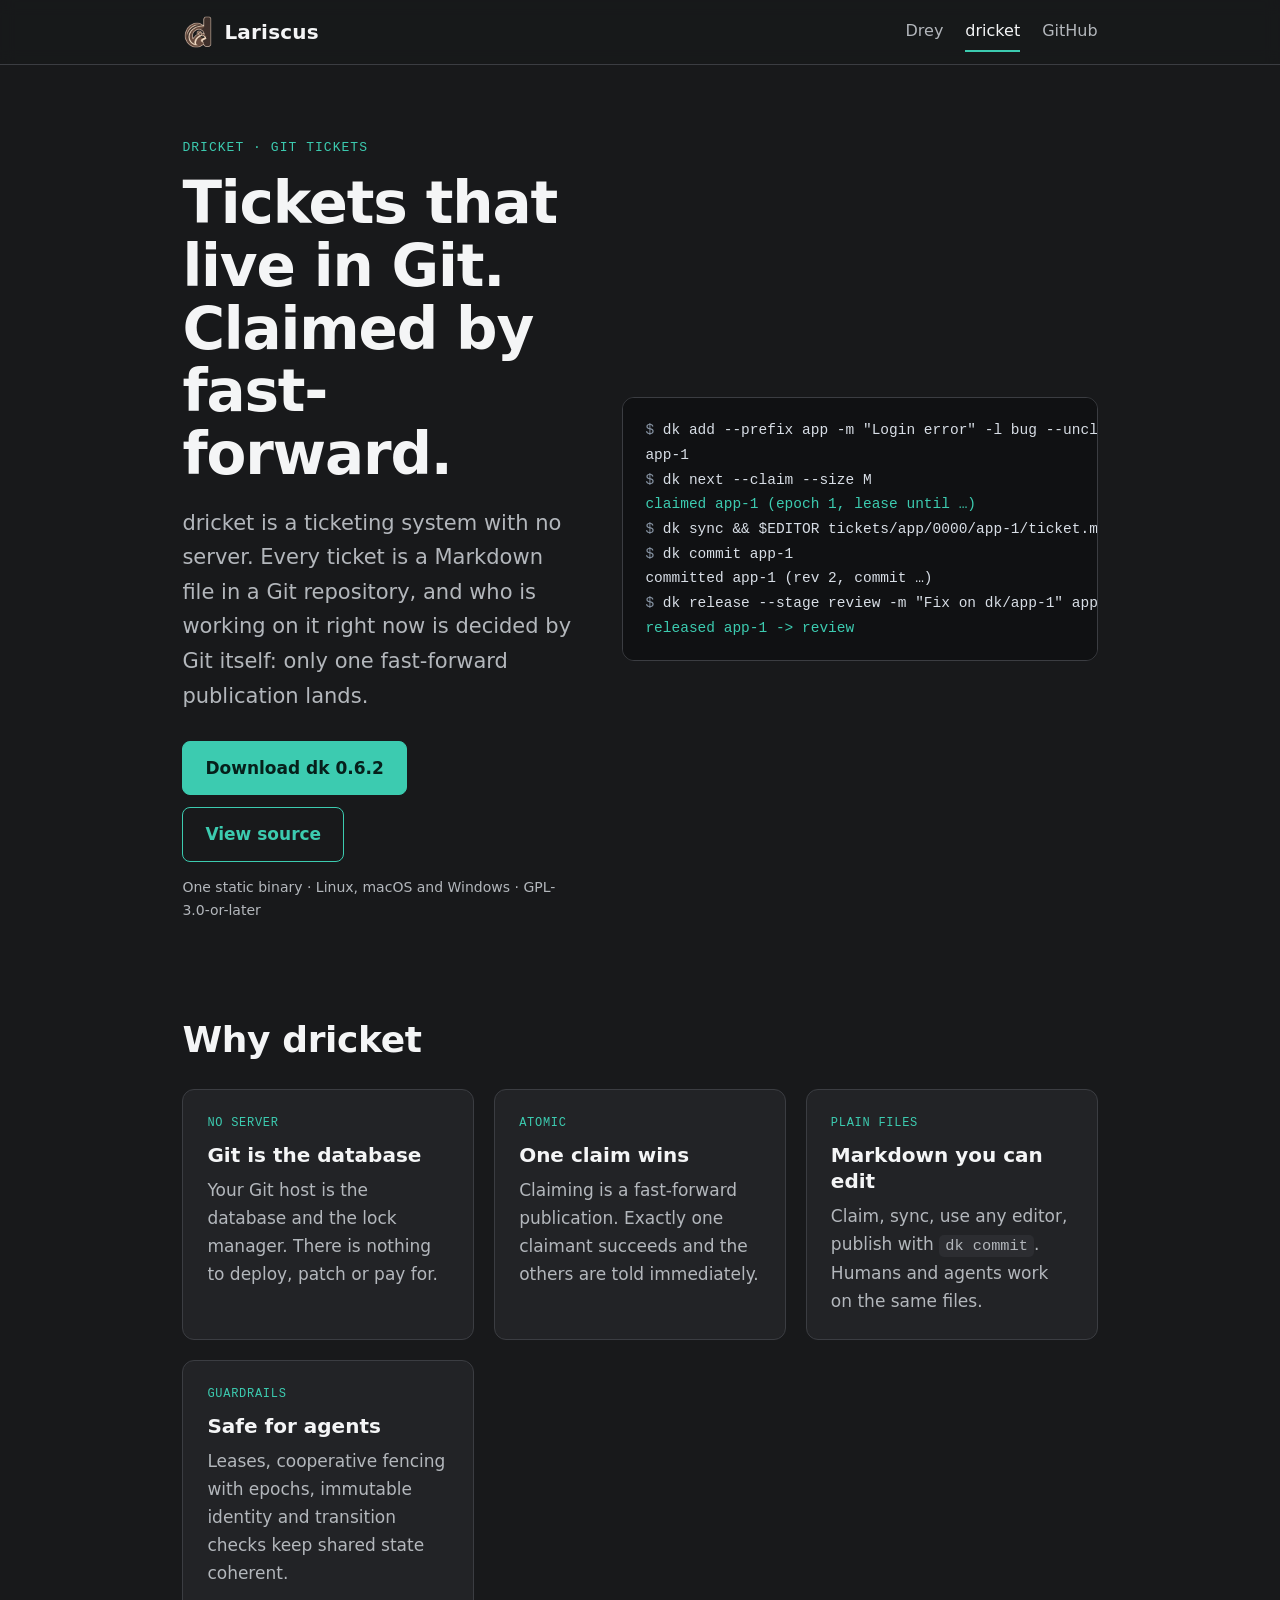
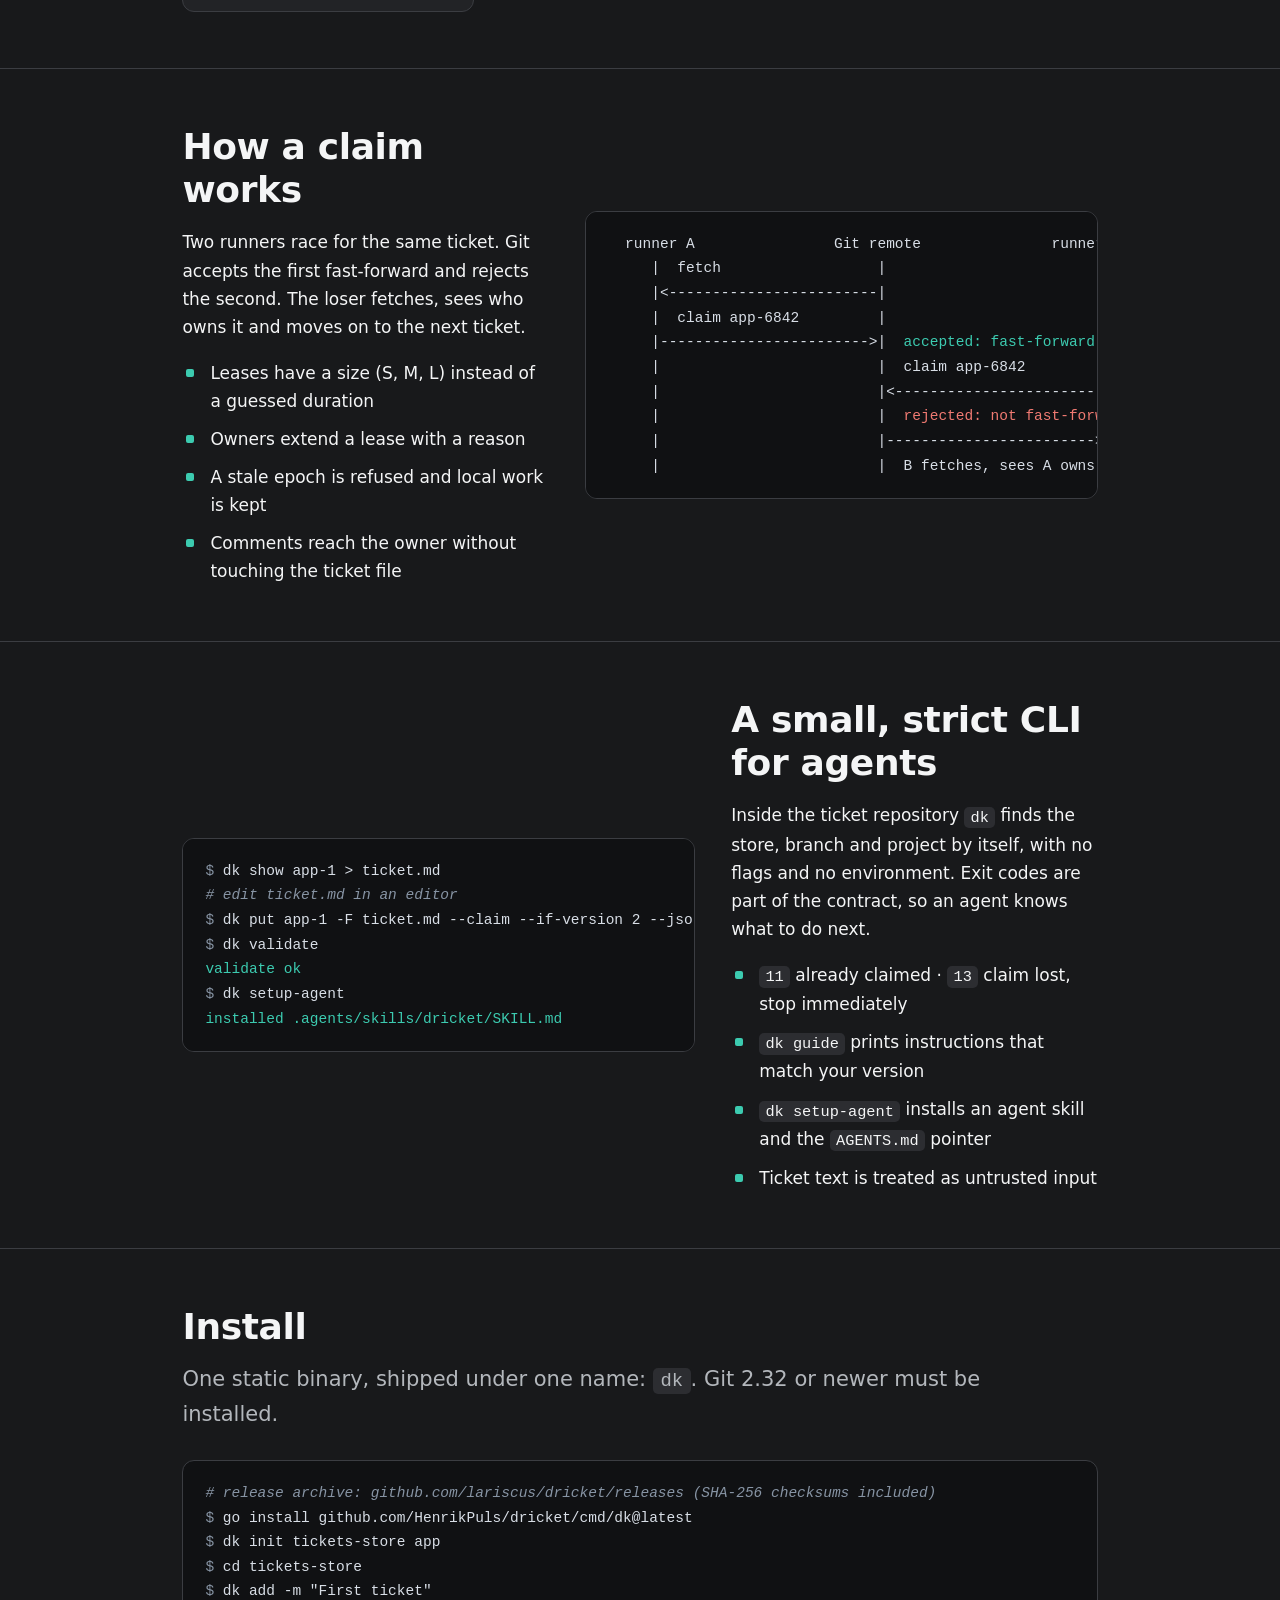
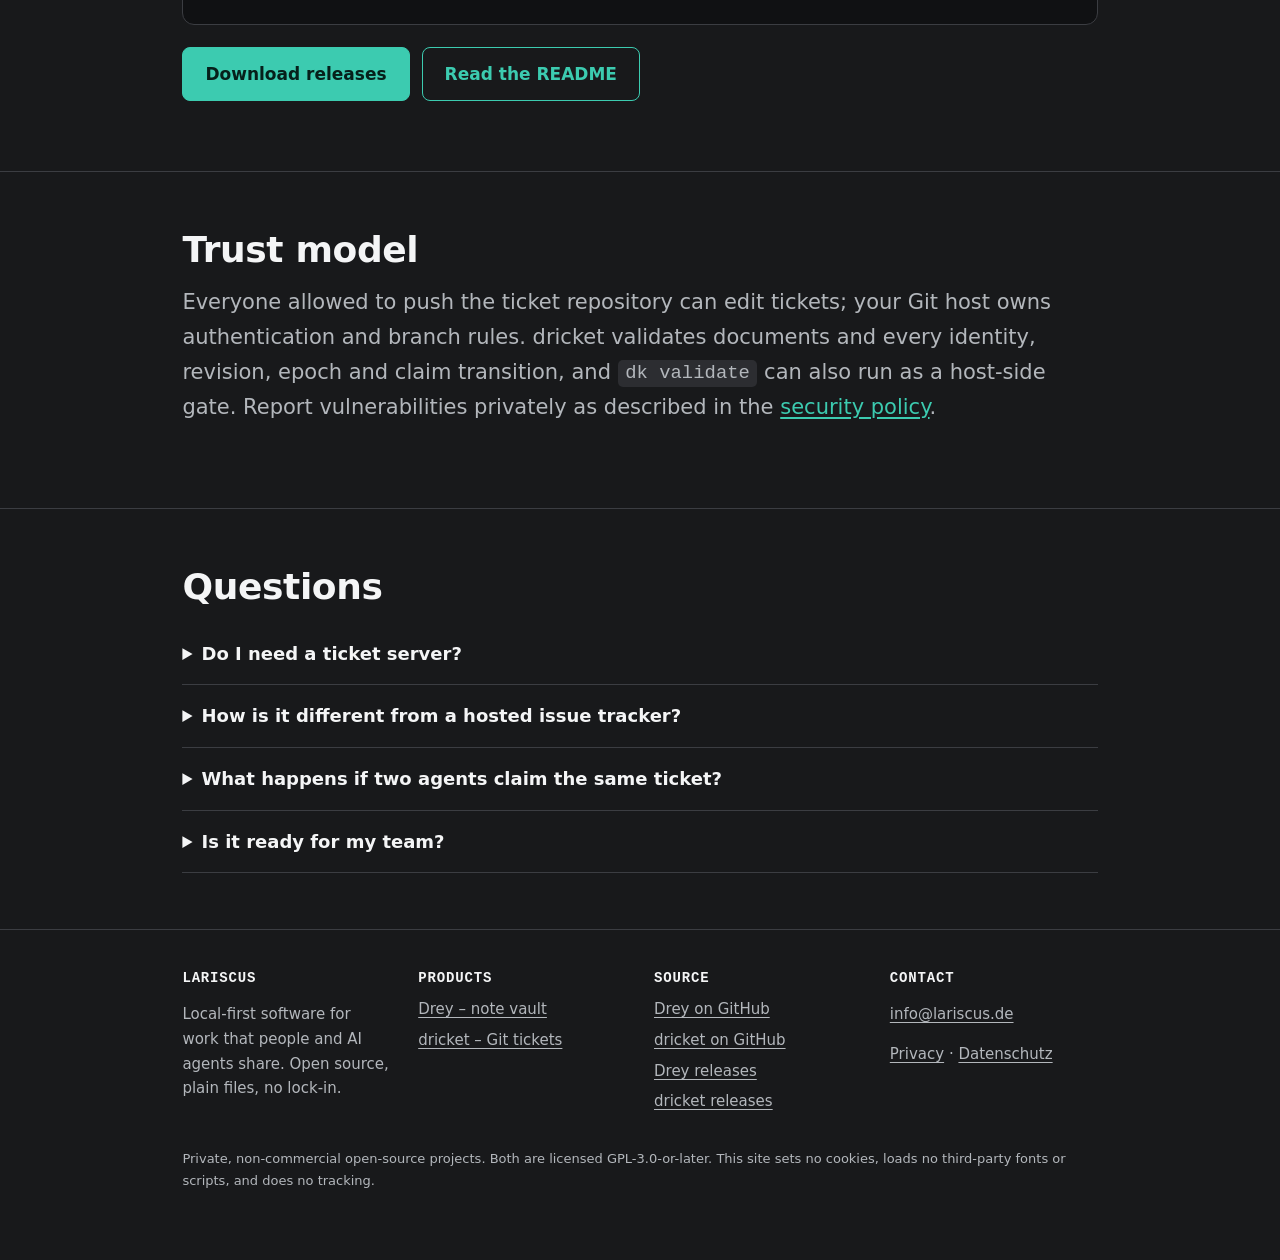
<file: dricket/index.html>
<!doctype html>
<html lang="en">
<head>
<meta charset="utf-8">
<meta name="viewport" content="width=device-width, initial-scale=1">
<title>dricket – serverless Git tickets for humans and agents</title>
<meta name="description" content="dricket stores tickets as Markdown in Git and claims them by fast-forward push. No server, one atomic claim, a strict CLI that is safe for AI agents. Open source.">
<meta name="robots" content="index,follow, max-image-preview:large">
<meta name="author" content="Lariscus">
<meta name="theme-color" content="#18191b">
<link rel="canonical" href="https://lariscus.de/dricket/">

<link rel="icon" href="/assets/favicon.ico" sizes="48x48">
<link rel="icon" type="image/png" sizes="32x32" href="/assets/favicon-32.png">
<link rel="apple-touch-icon" href="/assets/apple-touch-icon.png">
<meta property="og:type" content="website">
<meta property="og:site_name" content="Lariscus">
<meta property="og:title" content="dricket – serverless Git tickets for humans and agents">
<meta property="og:description" content="dricket stores tickets as Markdown in Git and claims them by fast-forward push. No server, one atomic claim, a strict CLI that is safe for AI agents. Open source.">
<meta property="og:url" content="https://lariscus.de/dricket/">
<meta property="og:image" content="https://lariscus.de/assets/og-dricket.png">
<meta property="og:image:width" content="1200">
<meta property="og:image:height" content="630">
<meta name="twitter:card" content="summary_large_image">
<meta name="twitter:title" content="dricket – serverless Git tickets for humans and agents">
<meta name="twitter:description" content="dricket stores tickets as Markdown in Git and claims them by fast-forward push. No server, one atomic claim, a strict CLI that is safe for AI agents. Open source.">
<meta name="twitter:image" content="https://lariscus.de/assets/og-dricket.png">
<link rel="preload" as="style" href="/assets/site.css?v=3">
<link rel="stylesheet" href="/assets/site.css?v=3">
<script type="application/ld+json">{"@context": "https://schema.org", "@type": "SoftwareApplication", "name": "dricket", "applicationCategory": "DeveloperApplication", "operatingSystem": "Linux, macOS, Windows", "softwareVersion": "0.6.2", "description": "Serverless ticketing in Git: tickets are Markdown files and claims are fast-forward pushes. Built for humans and AI agents.", "url": "https://lariscus.de/dricket/", "image": "https://lariscus.de/assets/og-dricket.png", "downloadUrl": "https://github.com/lariscus/dricket/releases/latest", "license": "https://www.gnu.org/licenses/gpl-3.0.html", "offers": {"@type": "Offer", "price": "0", "priceCurrency": "EUR"}, "publisher": {"@type": "Organization", "name": "Lariscus", "url": "https://lariscus.de/"}}</script>
<script type="application/ld+json">{"@context": "https://schema.org", "@type": "FAQPage", "mainEntity": [{"@type": "Question", "name": "Do I need a ticket server?", "acceptedAnswer": {"@type": "Answer", "text": "No. dricket needs only a Git remote. A local repository works too."}}, {"@type": "Question", "name": "How is it different from a hosted issue tracker?", "acceptedAnswer": {"@type": "Answer", "text": "The tickets are files in your repository, and claiming is an atomic Git operation, so several people and agents can work in parallel without a central service. It is a coordination layer, not a project-management suite."}}, {"@type": "Question", "name": "What happens if two agents claim the same ticket?", "acceptedAnswer": {"@type": "Answer", "text": "One fast-forward push lands. The other gets exit code 11 (already claimed) and is told who owns the ticket."}}, {"@type": "Question", "name": "Is it ready for my team?", "acceptedAnswer": {"@type": "Answer", "text": "dricket is in an early phase. It is built for teams and agents that share a ticket repository, and it works well there. Use in large-scale setups with many simultaneous writers has not been tested yet."}}]}</script>
<script type="application/ld+json">{"@context": "https://schema.org", "@type": "BreadcrumbList", "itemListElement": [{"@type": "ListItem", "position": 1, "name": "Lariscus", "item": "https://lariscus.de/"}, {"@type": "ListItem", "position": 2, "name": "dricket", "item": "https://lariscus.de/dricket/"}]}</script>
</head>
<body class="dricket">
<a class="skip" href="#main">Skip to content</a>
<header class="site"><div class="wrap">
<a class="brand" href="/"><img src="/assets/icon-192.png" width="32" height="32" alt="">Lariscus</a>
<nav class="main" aria-label="Main">
<a href="/drey/">Drey</a>
<a href="/dricket/" aria-current="page">dricket</a>
<a href="https://github.com/lariscus">GitHub</a>
</nav></div></header>
<main id="main">

<div class="wrap hero"><div class="grid two">
<div>
<p class="eyebrow">dricket · Git tickets</p>
<h1>Tickets that live in Git. Claimed by fast-forward.</h1>
<p class="lead">dricket is a ticketing system with no server. Every ticket is a Markdown file in a Git repository, and who is working on it right now is decided by Git itself: only one fast-forward publication lands.</p>
<div class="cta"><a class="btn primary" href="https://github.com/lariscus/dricket/releases/latest">Download dk 0.6.2</a><a class="btn" href="https://github.com/lariscus/dricket">View source</a></div>
<p class="note">One static binary · Linux, macOS and Windows · GPL-3.0-or-later</p>
</div>
<figure><pre class="term" aria-label="Example dricket session"><span class="p">$</span> dk add --prefix app -m "Login error" -l bug --unclaimed
app-1
<span class="p">$</span> dk next --claim --size M
<span class="ok">claimed app-1 (epoch 1, lease until …)</span>
<span class="p">$</span> dk sync &amp;&amp; $EDITOR tickets/app/0000/app-1/ticket.md
<span class="p">$</span> dk commit app-1
committed app-1 (rev 2, commit …)
<span class="p">$</span> dk release --stage review -m "Fix on dk/app-1" app-1
<span class="ok">released app-1 -&gt; review</span></pre></figure>
</div></div>

<section><div class="wrap">
<h2>Why dricket</h2>
<div class="cards">
<div class="card"><span class="tag">No server</span><h3>Git is the database</h3><p>Your Git host is the database and the lock manager. There is nothing to deploy, patch or pay for.</p></div>
<div class="card"><span class="tag">Atomic</span><h3>One claim wins</h3><p>Claiming is a fast-forward publication. Exactly one claimant succeeds and the others are told immediately.</p></div>
<div class="card"><span class="tag">Plain files</span><h3>Markdown you can edit</h3><p>Claim, sync, use any editor, publish with <code>dk commit</code>. Humans and agents work on the same files.</p></div>
<div class="card"><span class="tag">Guardrails</span><h3>Safe for agents</h3><p>Leases, cooperative fencing with epochs, immutable identity and transition checks keep shared state coherent.</p></div>
</div></div></section>

<section><div class="wrap"><div class="split">
<div>
<h2>How a claim works</h2>
<p>Two runners race for the same ticket. Git accepts the first fast-forward and rejects the second. The loser fetches, sees who owns it and moves on to the next ticket.</p>
<ul class="ticks">
<li>Leases have a size (S, M, L) instead of a guessed duration</li>
<li>Owners extend a lease with a reason</li>
<li>A stale epoch is refused and local work is kept</li>
<li>Comments reach the owner without touching the ticket file</li>
</ul>
</div>
<figure><pre class="term" role="img" aria-label="Sequence: runner A claims app-6842 and is accepted as a fast-forward; runner B's claim is rejected as not fast-forward and B fetches to see that A owns it.">  runner A                Git remote               runner B
     |  fetch                  |                        |
     |&lt;------------------------|                        |
     |  claim app-6842         |                        |
     |------------------------&gt;|  <span class="ok">accepted: fast-forward</span> |
     |                         |  claim app-6842        |
     |                         |&lt;------------------------|
     |                         |  <span style="color:#f07a72">rejected: not fast-forward</span>
     |                         |------------------------&gt;|
     |                         |  B fetches, sees A owns it</pre></figure>
</div></div></section>

<section><div class="wrap"><div class="split flip">
<div>
<h2>A small, strict CLI for agents</h2>
<p>Inside the ticket repository <code>dk</code> finds the store, branch and project by itself, with no flags and no environment. Exit codes are part of the contract, so an agent knows what to do next.</p>
<ul class="ticks">
<li><code>11</code> already claimed · <code>13</code> claim lost, stop immediately</li>
<li><code>dk guide</code> prints instructions that match your version</li>
<li><code>dk setup-agent</code> installs an agent skill and the <code>AGENTS.md</code> pointer</li>
<li>Ticket text is treated as untrusted input</li>
</ul>
</div>
<pre class="term"><span class="p">$</span> dk show app-1 &gt; ticket.md
<span class="c"># edit ticket.md in an editor</span>
<span class="p">$</span> dk put app-1 -F ticket.md --claim --if-version 2 --json
<span class="p">$</span> dk validate
<span class="ok">validate ok</span>
<span class="p">$</span> dk setup-agent
<span class="ok">installed .agents/skills/dricket/SKILL.md</span></pre>
</div></div></section>

<section id="install"><div class="wrap">
<h2>Install</h2>
<p class="lead">One static binary, shipped under one name: <code>dk</code>. Git 2.32 or newer must be installed.</p>
<pre class="term"><span class="c"># release archive: github.com/lariscus/dricket/releases (SHA-256 checksums included)</span>
<span class="p">$</span> go install github.com/HenrikPuls/dricket/cmd/dk@latest
<span class="p">$</span> dk init tickets-store app
<span class="p">$</span> cd tickets-store
<span class="p">$</span> dk add -m "First ticket"</pre>
<div class="cta" style="margin-top:22px"><a class="btn primary" href="https://github.com/lariscus/dricket/releases/latest">Download releases</a><a class="btn" href="https://github.com/lariscus/dricket#readme">Read the README</a></div>
</div></section>

<section><div class="wrap">
<h2>Trust model</h2>
<p class="lead" style="max-width:70ch">Everyone allowed to push the ticket repository can edit tickets; your Git host owns authentication and branch rules. dricket validates documents and every identity, revision, epoch and claim transition, and <code>dk validate</code> can also run as a host-side gate. Report vulnerabilities privately as described in the <a href="https://github.com/lariscus/dricket/blob/main/SECURITY.md">security policy</a>.</p>
</div></section>

<section><div class="wrap">
<h2>Questions</h2>
<details><summary>Do I need a ticket server?</summary><p>No. dricket needs only a Git remote. A local repository works too.</p></details>
<details><summary>How is it different from a hosted issue tracker?</summary><p>The tickets are files in your repository, and claiming is an atomic Git operation, so several people and agents can work in parallel without a central service. It is a coordination layer, not a project-management suite.</p></details>
<details><summary>What happens if two agents claim the same ticket?</summary><p>One fast-forward push lands. The other gets exit code 11 (already claimed) and is told who owns the ticket.</p></details>
<details><summary>Is it ready for my team?</summary><p>dricket is in an early phase. It is built for teams and agents that share a ticket repository, and it works well there. Use in large-scale setups with many simultaneous writers has not been tested yet.</p></details>
</div></section>

</main>
<footer class="site"><div class="wrap">
<div class="cols">
<div><h2>Lariscus</h2><p>Local-first software for work that people and AI agents share. Open source, plain files, no lock-in.</p></div>
<div><h2>Products</h2><ul><li><a href="/drey/">Drey – note vault</a></li><li><a href="/dricket/">dricket – Git tickets</a></li></ul></div>
<div><h2>Source</h2><ul><li><a href="https://github.com/lariscus/Drey">Drey on GitHub</a></li><li><a href="https://github.com/lariscus/dricket">dricket on GitHub</a></li><li><a href="https://github.com/lariscus/Drey/releases">Drey releases</a></li><li><a href="https://github.com/lariscus/dricket/releases">dricket releases</a></li></ul></div>
<div><h2>Contact</h2><p><a class="mail" data-u="info" data-d="lariscus.de" href="#">info [at] lariscus [dot] de</a></p><p><a href="/privacy/">Privacy</a> · <a href="/datenschutz/">Datenschutz</a></p></div>
</div>
<p class="legal">Private, non-commercial open-source projects. Both are licensed GPL-3.0-or-later. This site sets no cookies, loads no third-party fonts or scripts, and does no tracking.</p>
</div></footer>
<script>document.querySelectorAll("a.mail").forEach(function(a){var m=a.dataset.u+"@"+a.dataset.d;a.href="mailto:"+m;a.textContent=m;});</script>
</body>
</html>
</file>
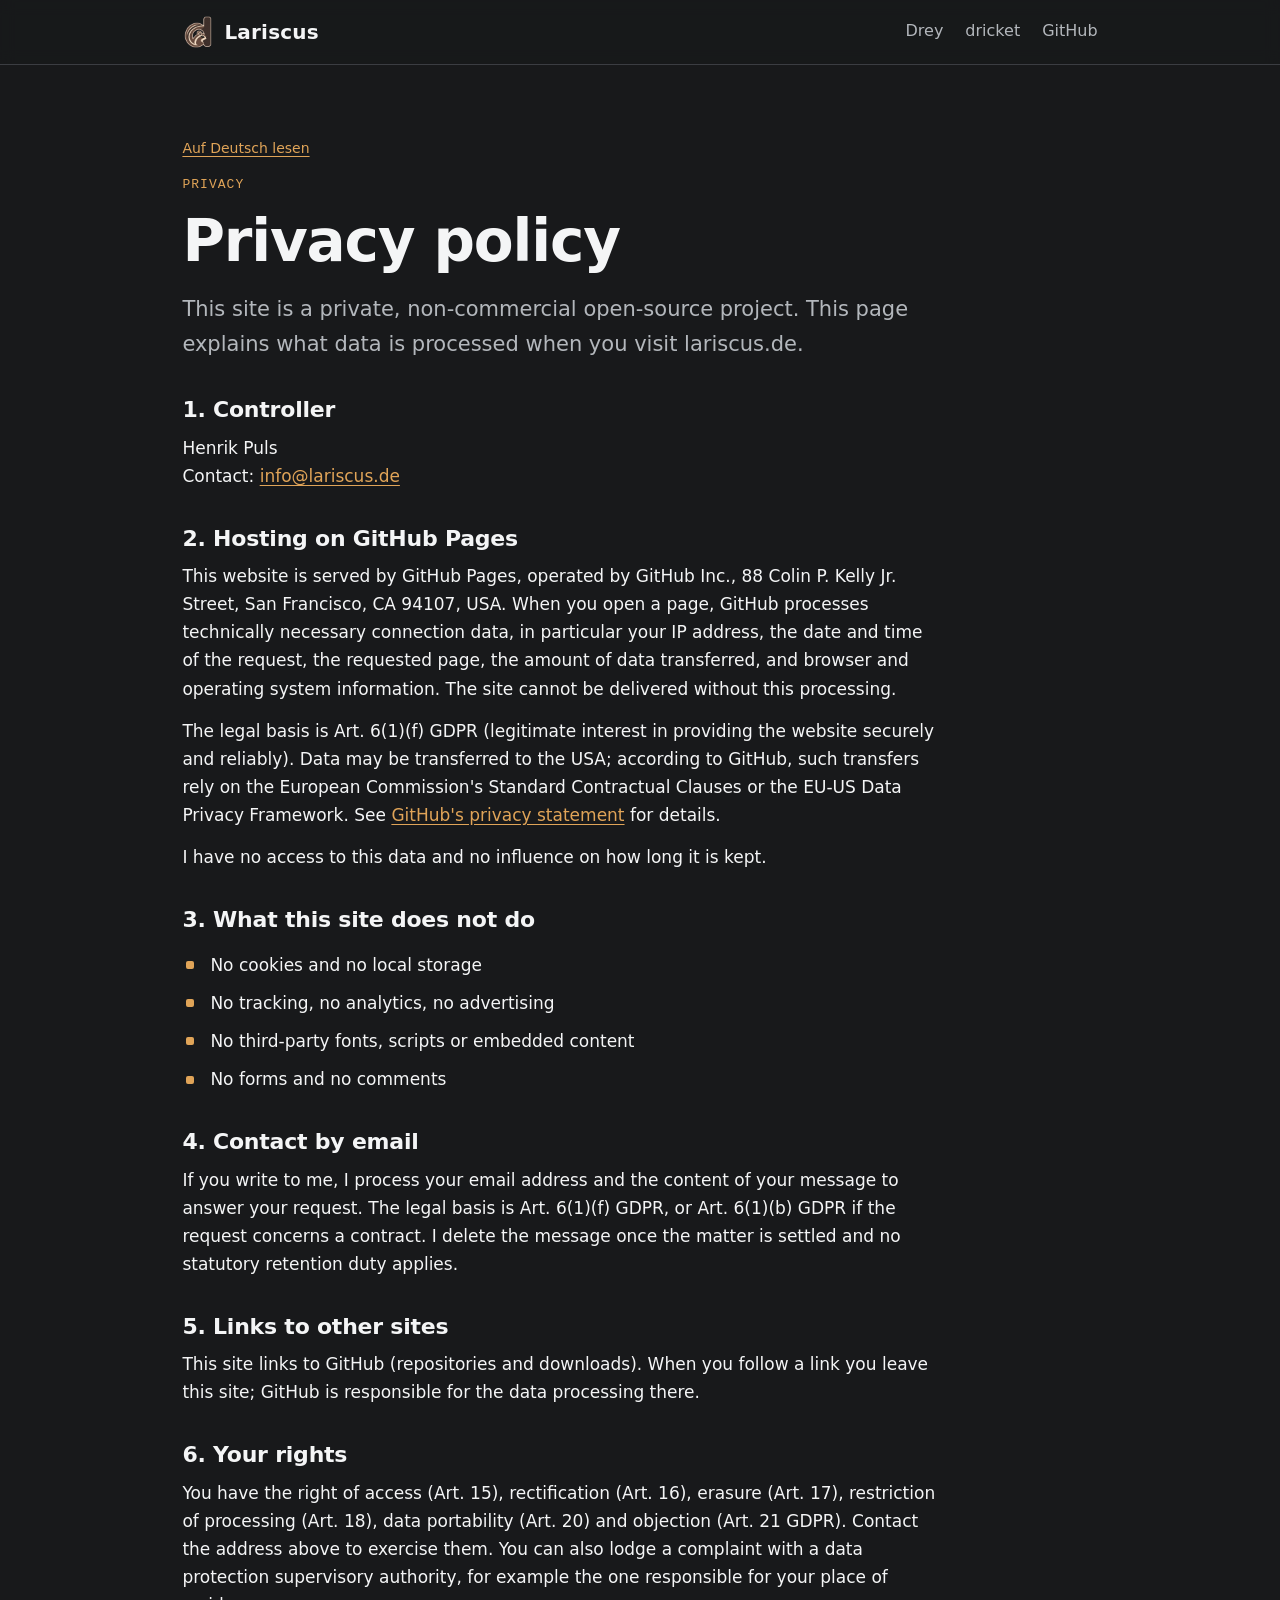
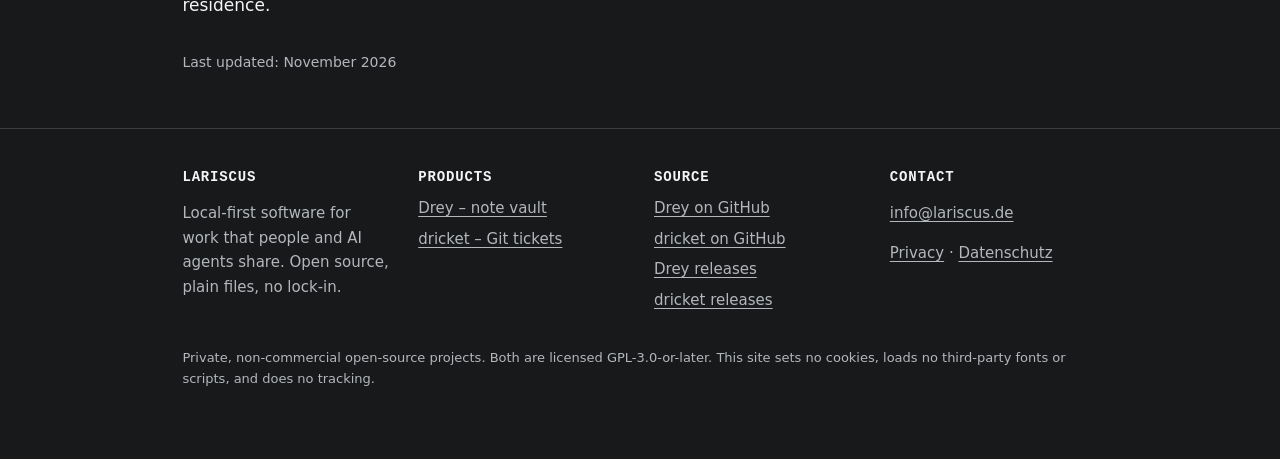
<file: privacy/index.html>
<!doctype html>
<html lang="en">
<head>
<meta charset="utf-8">
<meta name="viewport" content="width=device-width, initial-scale=1">
<title>Privacy policy – Lariscus</title>
<meta name="description" content="Privacy policy for lariscus.de: hosting on GitHub Pages, no cookies, no tracking.">
<meta name="robots" content="noindex,follow, max-image-preview:large">
<meta name="author" content="Lariscus">
<meta name="theme-color" content="#18191b">
<link rel="canonical" href="https://lariscus.de/privacy/">
<link rel="alternate" hreflang="de" href="https://lariscus.de/datenschutz/">
<link rel="alternate" hreflang="en" href="https://lariscus.de/privacy/">
<link rel="icon" href="/assets/favicon.ico" sizes="48x48">
<link rel="icon" type="image/png" sizes="32x32" href="/assets/favicon-32.png">
<link rel="apple-touch-icon" href="/assets/apple-touch-icon.png">
<meta property="og:type" content="website">
<meta property="og:site_name" content="Lariscus">
<meta property="og:title" content="Privacy policy – Lariscus">
<meta property="og:description" content="Privacy policy for lariscus.de: hosting on GitHub Pages, no cookies, no tracking.">
<meta property="og:url" content="https://lariscus.de/privacy/">
<meta property="og:image" content="https://lariscus.de/assets/og-lariscus.png">
<meta property="og:image:width" content="1200">
<meta property="og:image:height" content="630">
<meta name="twitter:card" content="summary_large_image">
<meta name="twitter:title" content="Privacy policy – Lariscus">
<meta name="twitter:description" content="Privacy policy for lariscus.de: hosting on GitHub Pages, no cookies, no tracking.">
<meta name="twitter:image" content="https://lariscus.de/assets/og-lariscus.png">
<link rel="preload" as="style" href="/assets/site.css?v=3">
<link rel="stylesheet" href="/assets/site.css?v=3">
</head>
<body class="">
<a class="skip" href="#main">Skip to content</a>
<header class="site"><div class="wrap">
<a class="brand" href="/"><img src="/assets/icon-192.png" width="32" height="32" alt="">Lariscus</a>
<nav class="main" aria-label="Main">
<a href="/drey/">Drey</a>
<a href="/dricket/">dricket</a>
<a href="https://github.com/lariscus">GitHub</a>
</nav></div></header>
<main id="main">

<div class="wrap hero"><div class="legalpage">
<p class="note"><a href="/datenschutz/" hreflang="de" lang="de">Auf Deutsch lesen</a></p>
<p class="eyebrow">Privacy</p>
<h1>Privacy policy</h1>
<p class="lead">This site is a private, non-commercial open-source project. This page explains what data is processed when you visit lariscus.de.</p>

<h2>1. Controller</h2>
<p>Henrik Puls<br>Contact: <a class="mail" data-u="info" data-d="lariscus.de" href="#">info [at] lariscus [dot] de</a></p>

<h2>2. Hosting on GitHub Pages</h2>
<p>This website is served by GitHub Pages, operated by GitHub Inc., 88 Colin P. Kelly Jr. Street, San Francisco, CA 94107, USA. When you open a page, GitHub processes technically necessary connection data, in particular your IP address, the date and time of the request, the requested page, the amount of data transferred, and browser and operating system information. The site cannot be delivered without this processing.</p>
<p>The legal basis is Art. 6(1)(f) GDPR (legitimate interest in providing the website securely and reliably). Data may be transferred to the USA; according to GitHub, such transfers rely on the European Commission's Standard Contractual Clauses or the EU-US Data Privacy Framework. See <a href="https://docs.github.com/en/site-policy/privacy-policies/github-general-privacy-statement">GitHub's privacy statement</a> for details.</p>
<p>I have no access to this data and no influence on how long it is kept.</p>

<h2>3. What this site does not do</h2>
<ul class="ticks">
<li>No cookies and no local storage</li>
<li>No tracking, no analytics, no advertising</li>
<li>No third-party fonts, scripts or embedded content</li>
<li>No forms and no comments</li>
</ul>

<h2>4. Contact by email</h2>
<p>If you write to me, I process your email address and the content of your message to answer your request. The legal basis is Art. 6(1)(f) GDPR, or Art. 6(1)(b) GDPR if the request concerns a contract. I delete the message once the matter is settled and no statutory retention duty applies.</p>

<h2>5. Links to other sites</h2>
<p>This site links to GitHub (repositories and downloads). When you follow a link you leave this site; GitHub is responsible for the data processing there.</p>

<h2>6. Your rights</h2>
<p>You have the right of access (Art. 15), rectification (Art. 16), erasure (Art. 17), restriction of processing (Art. 18), data portability (Art. 20) and objection (Art. 21 GDPR). Contact the address above to exercise them. You can also lodge a complaint with a data protection supervisory authority, for example the one responsible for your place of residence.</p>

<p class="note" style="margin-top:32px">Last updated: November 2026</p>
</div></div>

</main>
<footer class="site"><div class="wrap">
<div class="cols">
<div><h2>Lariscus</h2><p>Local-first software for work that people and AI agents share. Open source, plain files, no lock-in.</p></div>
<div><h2>Products</h2><ul><li><a href="/drey/">Drey – note vault</a></li><li><a href="/dricket/">dricket – Git tickets</a></li></ul></div>
<div><h2>Source</h2><ul><li><a href="https://github.com/lariscus/Drey">Drey on GitHub</a></li><li><a href="https://github.com/lariscus/dricket">dricket on GitHub</a></li><li><a href="https://github.com/lariscus/Drey/releases">Drey releases</a></li><li><a href="https://github.com/lariscus/dricket/releases">dricket releases</a></li></ul></div>
<div><h2>Contact</h2><p><a class="mail" data-u="info" data-d="lariscus.de" href="#">info [at] lariscus [dot] de</a></p><p><a href="/privacy/">Privacy</a> · <a href="/datenschutz/">Datenschutz</a></p></div>
</div>
<p class="legal">Private, non-commercial open-source projects. Both are licensed GPL-3.0-or-later. This site sets no cookies, loads no third-party fonts or scripts, and does no tracking.</p>
</div></footer>
<script>document.querySelectorAll("a.mail").forEach(function(a){var m=a.dataset.u+"@"+a.dataset.d;a.href="mailto:"+m;a.textContent=m;});</script>
</body>
</html>
</file>
<file: assets/site.css>
:root {
  --bg: #18191b;
  --surface: #222326;
  --ink: #f4f5f6;
  --muted: #b3b7bc;
  --line: #3b3d42;
  --code-bg: #2c2d31;
  --accent: #e0a458;
  --accent-ink: #1a1203;
  --accent-soft: #2f2a20;
  --shot-bg: #101113;
  --font-body: system-ui, -apple-system, "Segoe UI", Roboto, "Helvetica Neue", Arial, sans-serif;
  --font-mono: ui-monospace, "SF Mono", "Cascadia Mono", Menlo, Consolas, "Liberation Mono", monospace;
  --maxw: 1120px;
  --gutter: clamp(28px, 8vw, 112px);
  color-scheme: dark;
}
body.drey { --accent: #e8875c; --accent-ink: #1b0f08; --accent-soft: #33241c; }
body.dricket { --accent: #3ccbb0; --accent-ink: #06201b; --accent-soft: #1b2f2b; }
*, *::before, *::after { box-sizing: border-box; }
html { scroll-behavior: smooth; }
body { margin: 0; background: var(--bg); color: var(--ink); font: 17px/1.65 var(--font-body); -webkit-text-size-adjust: 100%; }
img { max-width: 100%; height: auto; display: block; }
a { color: var(--accent); text-underline-offset: 3px; }
a:hover { text-decoration-thickness: 2px; }
:focus-visible { outline: 3px solid var(--accent); outline-offset: 2px; border-radius: 4px; }
.wrap { max-width: var(--maxw); margin: 0 auto; padding: 0 max(var(--gutter), env(safe-area-inset-left)); }
.skip { position: absolute; left: -999px; top: 8px; background: var(--accent); color: var(--accent-ink); padding: 8px 14px; border-radius: 6px; z-index: 10; }
.skip:focus { left: 8px; }

header.site { border-bottom: 1px solid var(--line); background: color-mix(in srgb, var(--bg) 92%, transparent); position: sticky; top: 0; backdrop-filter: blur(8px); z-index: 5; }
header.site .wrap { display: flex; align-items: center; gap: 24px; min-height: 64px; flex-wrap: wrap; }
.brand { display: flex; align-items: center; gap: 10px; font-weight: 700; font-size: 20px; color: var(--ink); text-decoration: none; letter-spacing: .01em; }
.brand img { width: 32px; height: 32px; }
nav.main { display: flex; gap: 22px; margin-left: auto; flex-wrap: wrap; }
nav.main a { color: var(--muted); text-decoration: none; font-weight: 500; font-size: 16px; padding: 6px 0; border-bottom: 2px solid transparent; }
nav.main a:hover, nav.main a[aria-current="page"] { color: var(--ink); border-bottom-color: var(--accent); }

.hero { padding-block: 72px 40px; }
.hero .grid { display: grid; grid-template-columns: minmax(0, 1fr); gap: 44px; }
.eyebrow { font-family: var(--font-mono); font-size: 13px; letter-spacing: .08em; text-transform: uppercase; color: var(--accent); margin: 0 0 14px; }
h1 { font-size: clamp(34px, 5.4vw, 58px); line-height: 1.08; margin: 0 0 20px; letter-spacing: -.02em; }
h2 { font-size: clamp(26px, 3.4vw, 36px); line-height: 1.2; margin: 0 0 14px; letter-spacing: -.01em; }
h3 { font-size: 20px; line-height: 1.3; margin: 0 0 8px; }
.lead { font-size: clamp(18px, 2vw, 21px); color: var(--muted); max-width: 62ch; margin: 0 0 28px; }
.cta { display: flex; gap: 12px; flex-wrap: wrap; margin: 0 0 14px; }
.btn { display: inline-block; padding: 12px 22px; border-radius: 8px; font-weight: 600; text-decoration: none; border: 1.5px solid var(--accent); color: var(--accent); background: transparent; }
.btn:hover { background: var(--accent-soft); }
.btn.primary { background: var(--accent); color: var(--accent-ink); }
.btn.primary:hover { filter: brightness(1.08); }
.note { font-size: 14px; color: var(--muted); margin: 0; }

.shot { background: var(--shot-bg); border: 1px solid var(--line); border-radius: 12px; overflow: hidden; box-shadow: 0 18px 50px rgba(0,0,0,.35); }
.shot img { width: 100%; }
figure { margin: 0; }
figcaption { font-size: 14px; color: var(--muted); margin-top: 10px; }

section { padding: 56px 0; }
section + section { border-top: 1px solid var(--line); }
.cards { display: grid; grid-template-columns: repeat(auto-fit, minmax(260px, 1fr)); gap: 20px; margin-top: 28px; }
.card { background: var(--surface); border: 1px solid var(--line); border-radius: 12px; padding: 24px; }
.card p { margin: 0; color: var(--muted); }
.card .tag { font-family: var(--font-mono); font-size: 12px; letter-spacing: .06em; text-transform: uppercase; color: var(--accent); margin-bottom: 8px; display: block; }
.product { display: grid; grid-template-columns: repeat(auto-fit, minmax(300px, 1fr)); gap: 24px; margin-top: 28px; }
.product .card { display: flex; flex-direction: column; gap: 14px; padding: 0; overflow: hidden; }
.product .card .body { padding: 6px 26px 26px; display: flex; flex-direction: column; gap: 14px; flex: 1; }
.product .card .body p { color: var(--muted); }
.product .card .body .btn { align-self: flex-start; margin-top: auto; }
.product .thumb { background: var(--shot-bg); aspect-ratio: 16 / 9; display: flex; align-items: center; justify-content: center; border-bottom: 1px solid var(--line); }
.product .thumb img { width: 100%; height: 100%; object-fit: cover; object-position: top left; }
.product .thumb.term { padding: 22px; align-items: flex-start; justify-content: flex-start; background: #101113; }

.split { display: grid; grid-template-columns: minmax(0, 1fr); gap: 36px; align-items: center; }
@media (min-width: 900px) {
  .split { grid-template-columns: minmax(0, 5fr) minmax(0, 7fr); }
  .split.flip { grid-template-columns: minmax(0, 7fr) minmax(0, 5fr); }
  .split.flip > :first-child { order: 2; }
  .hero .grid.two { grid-template-columns: minmax(0, 5fr) minmax(0, 6fr); align-items: center; }
}
ul.ticks { list-style: none; padding: 0; margin: 18px 0 0; display: grid; gap: 10px; }
ul.ticks li { padding-left: 28px; position: relative; }
ul.ticks li::before { content: ""; position: absolute; left: 4px; top: .6em; width: 8px; height: 8px; border-radius: 2px; background: var(--accent); }

pre, code { font-family: var(--font-mono); }
code { background: var(--code-bg); padding: .12em .4em; border-radius: 5px; font-size: .9em; }
pre.term { background: #101113; color: #d8dee6; border: 1px solid var(--line); border-radius: 12px; padding: 20px 22px; margin: 0; overflow-x: auto; font-size: 14.5px; line-height: 1.7; }
pre.term .p { color: #8794a4; }
pre.term .ok { color: var(--accent); }
pre.term .c { color: #8794a4; font-style: italic; }
.thumb.term pre.term { border: 0; padding: 0; background: transparent; font-size: 13px; line-height: 1.6; }

.facts { display: grid; grid-template-columns: repeat(auto-fit, minmax(190px, 1fr)); gap: 0; border: 1px solid var(--line); border-radius: 12px; overflow: hidden; background: var(--surface); margin-top: 28px; }
.facts div { padding: 20px 22px; border-right: 1px solid var(--line); border-bottom: 1px solid var(--line); margin: -1px 0 0 -1px; }
.facts dt { font-family: var(--font-mono); font-size: 12px; letter-spacing: .06em; text-transform: uppercase; color: var(--muted); }
.facts dd { margin: 4px 0 0; font-weight: 600; font-size: 18px; }
dl { margin: 0; }
table.dl { width: 100%; border-collapse: collapse; margin-top: 20px; background: var(--surface); border: 1px solid var(--line); border-radius: 12px; overflow: hidden; font-size: 16px; }
table.dl th, table.dl td { text-align: left; padding: 14px 18px; border-bottom: 1px solid var(--line); vertical-align: top; }
table.dl th { font-weight: 600; white-space: nowrap; }
table.dl tr:last-child th, table.dl tr:last-child td { border-bottom: 0; }
table.dl td { color: var(--muted); }
details { border-bottom: 1px solid var(--line); padding: 16px 0; }
details summary { cursor: pointer; font-weight: 600; font-size: 18px; }
details p { color: var(--muted); margin: 10px 0 0; max-width: 70ch; }

footer.site { border-top: 1px solid var(--line); padding: 40px 0 56px; color: var(--muted); font-size: 15px; }
footer.site .cols { display: grid; grid-template-columns: repeat(auto-fit, minmax(200px, 1fr)); gap: 28px; }
footer.site h2 { font-size: 14px; letter-spacing: .06em; text-transform: uppercase; color: var(--ink); margin: 0 0 10px; font-family: var(--font-mono); }
footer.site ul { list-style: none; padding: 0; margin: 0; display: grid; gap: 6px; }
footer.site a { color: var(--muted); }
footer.site a:hover { color: var(--accent); }
footer.site .legal { margin-top: 32px; font-size: 13px; }

@media (max-width: 640px) {
  body { font-size: 16.5px; }
  .hero { padding-block: 44px 24px; }
  section { padding: 40px 0; }
  nav.main { margin-left: 0; gap: 16px; width: 100%; }
  header.site .wrap { padding-top: 8px; padding-bottom: 8px; }
}
@media (prefers-reduced-motion: reduce) { html { scroll-behavior: auto; } }
code { overflow-wrap: anywhere; }
@media (max-width: 640px) {
  table.dl, table.dl tbody, table.dl tr, table.dl th, table.dl td { display: block; width: 100%; }
  table.dl th { padding-bottom: 0; border-bottom: 0; }
  table.dl td { padding-top: 4px; }
}
.legalpage { max-width: 760px; }
.legalpage h2 { font-size: 22px; margin: 36px 0 10px; }
.legalpage p { margin: 0 0 14px; }
</file>
